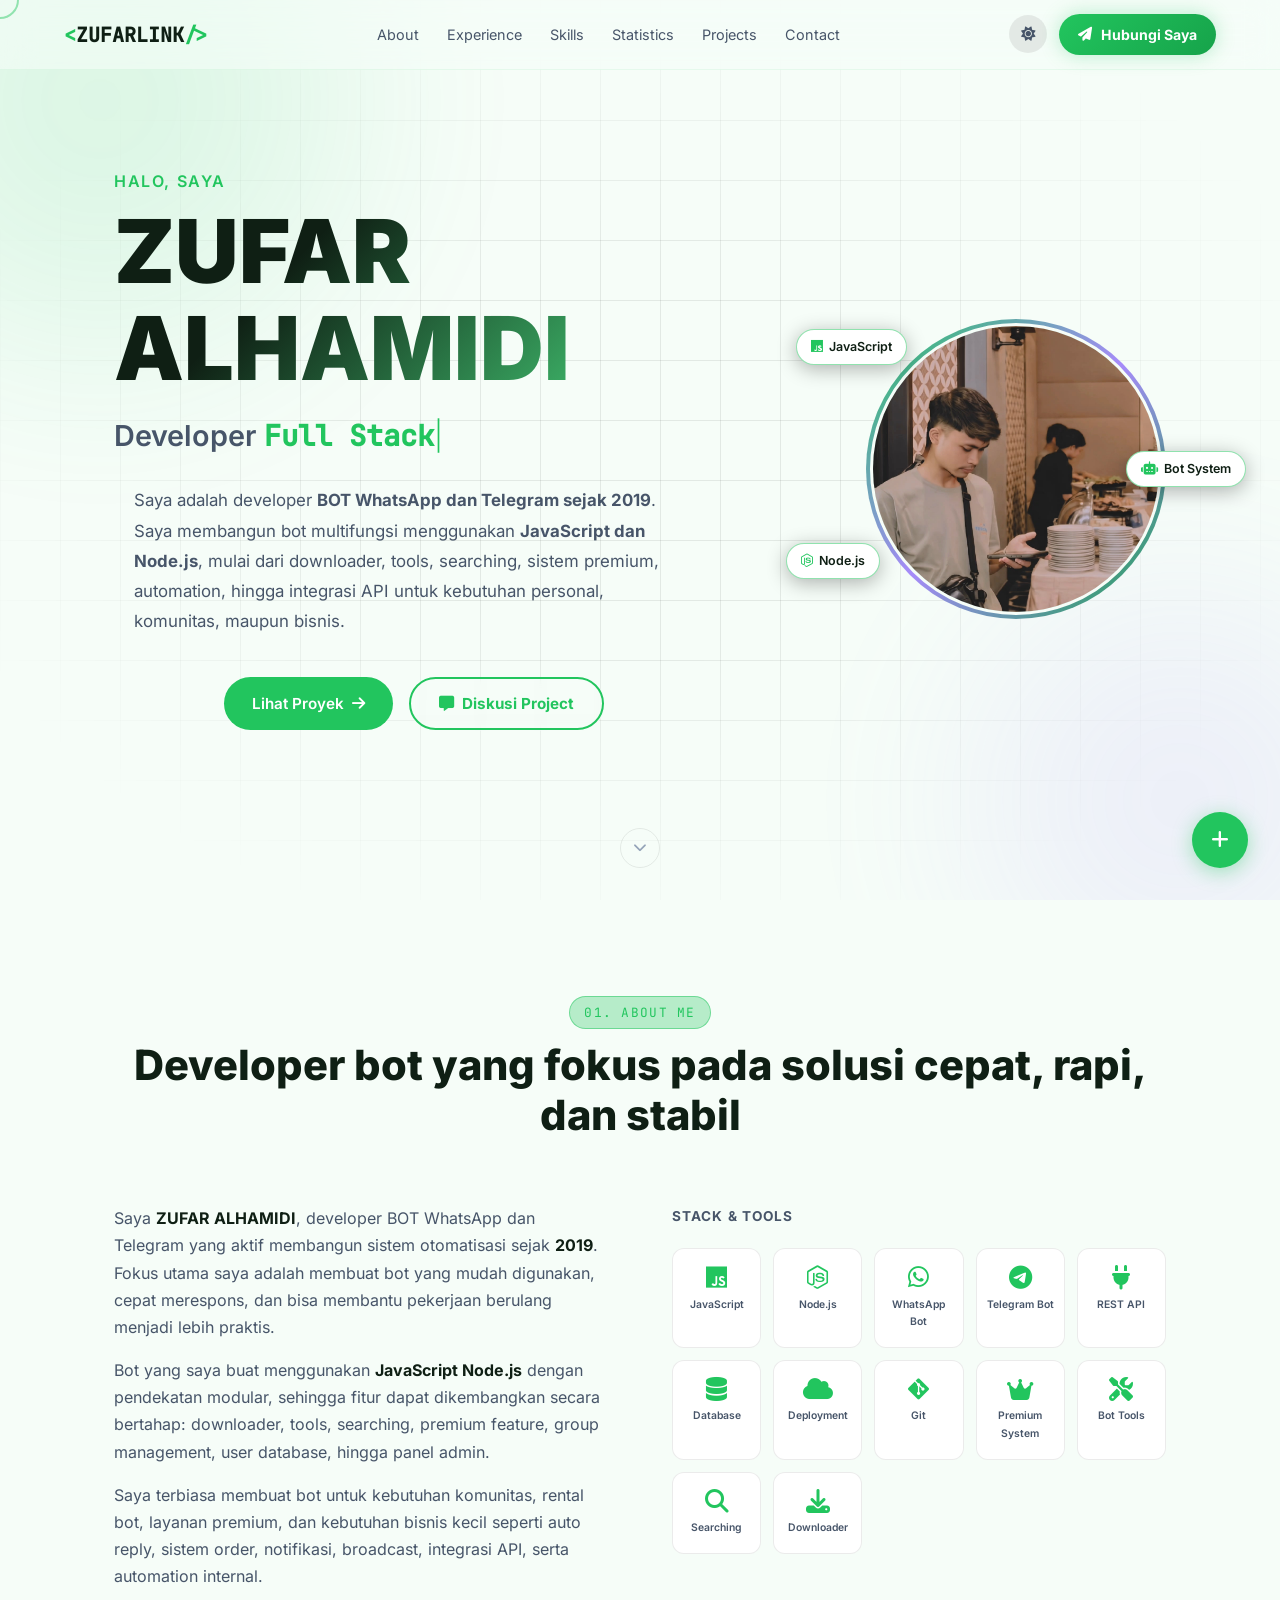
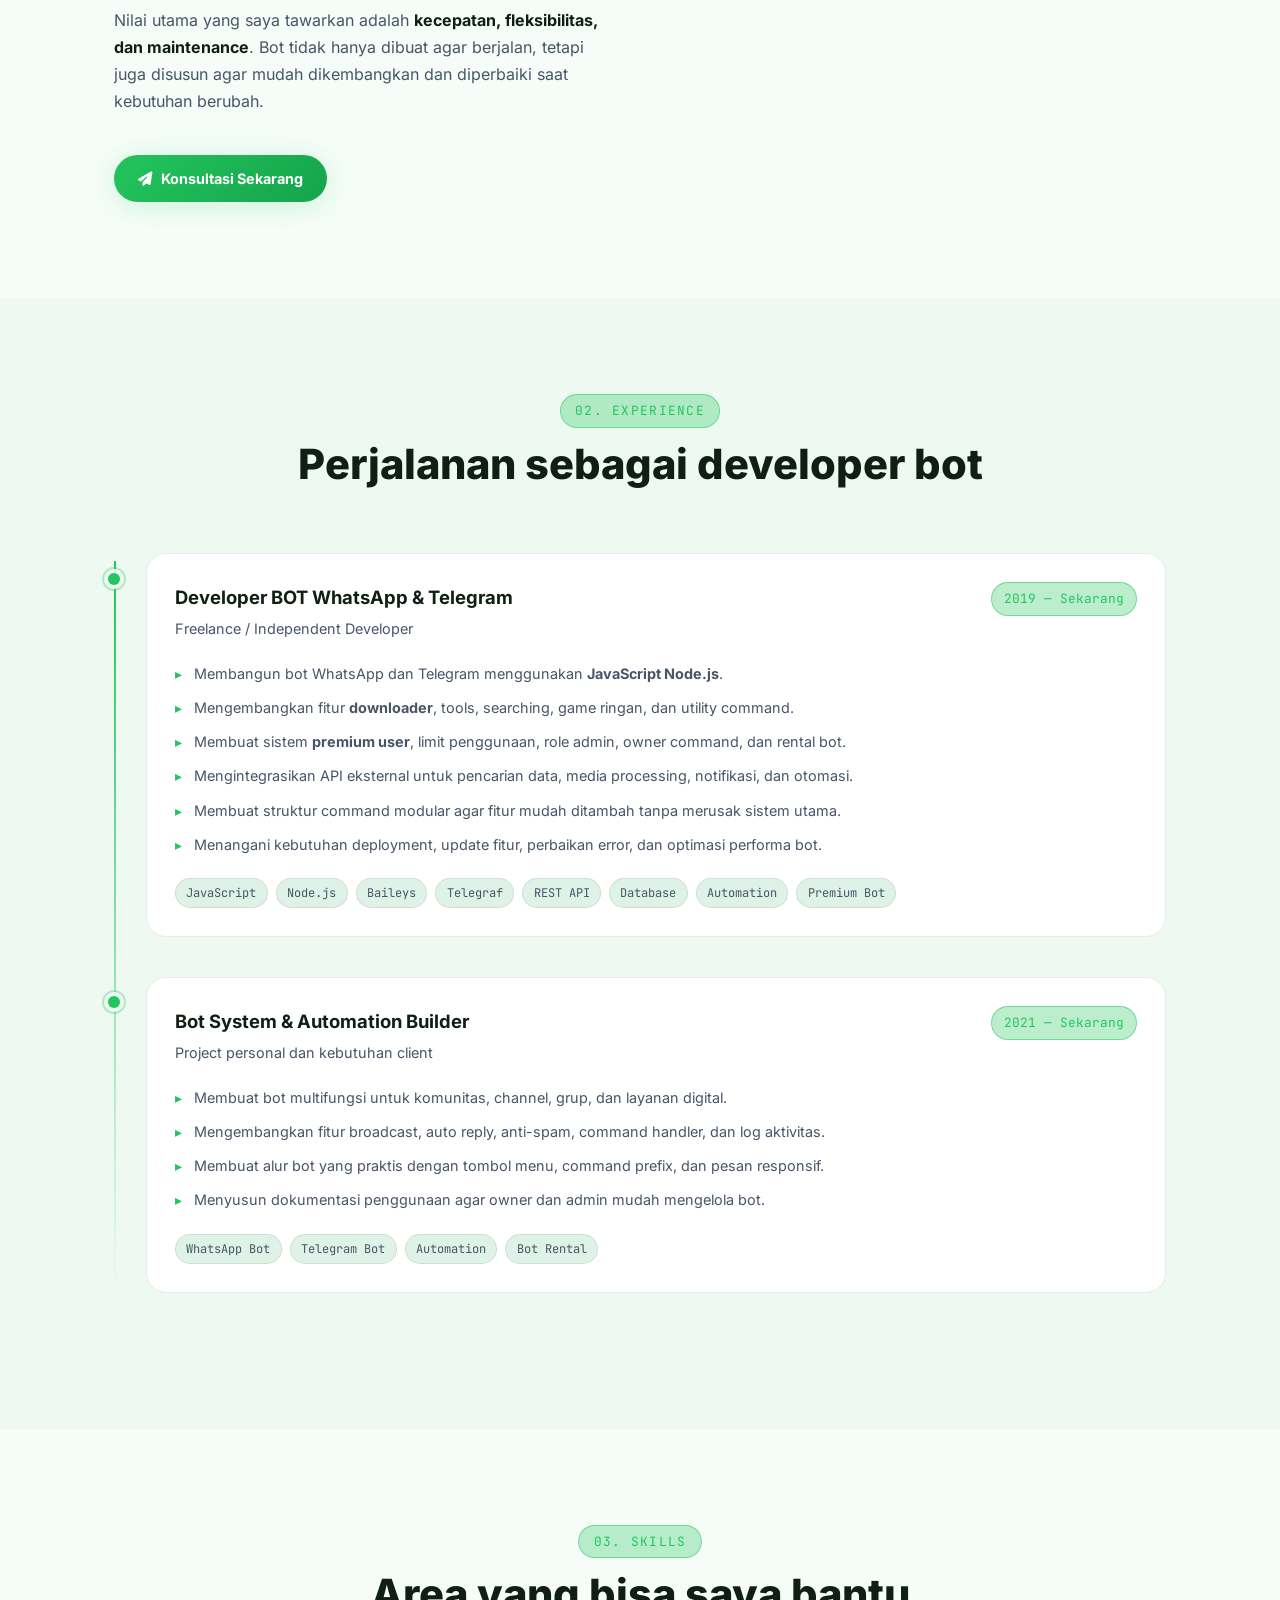
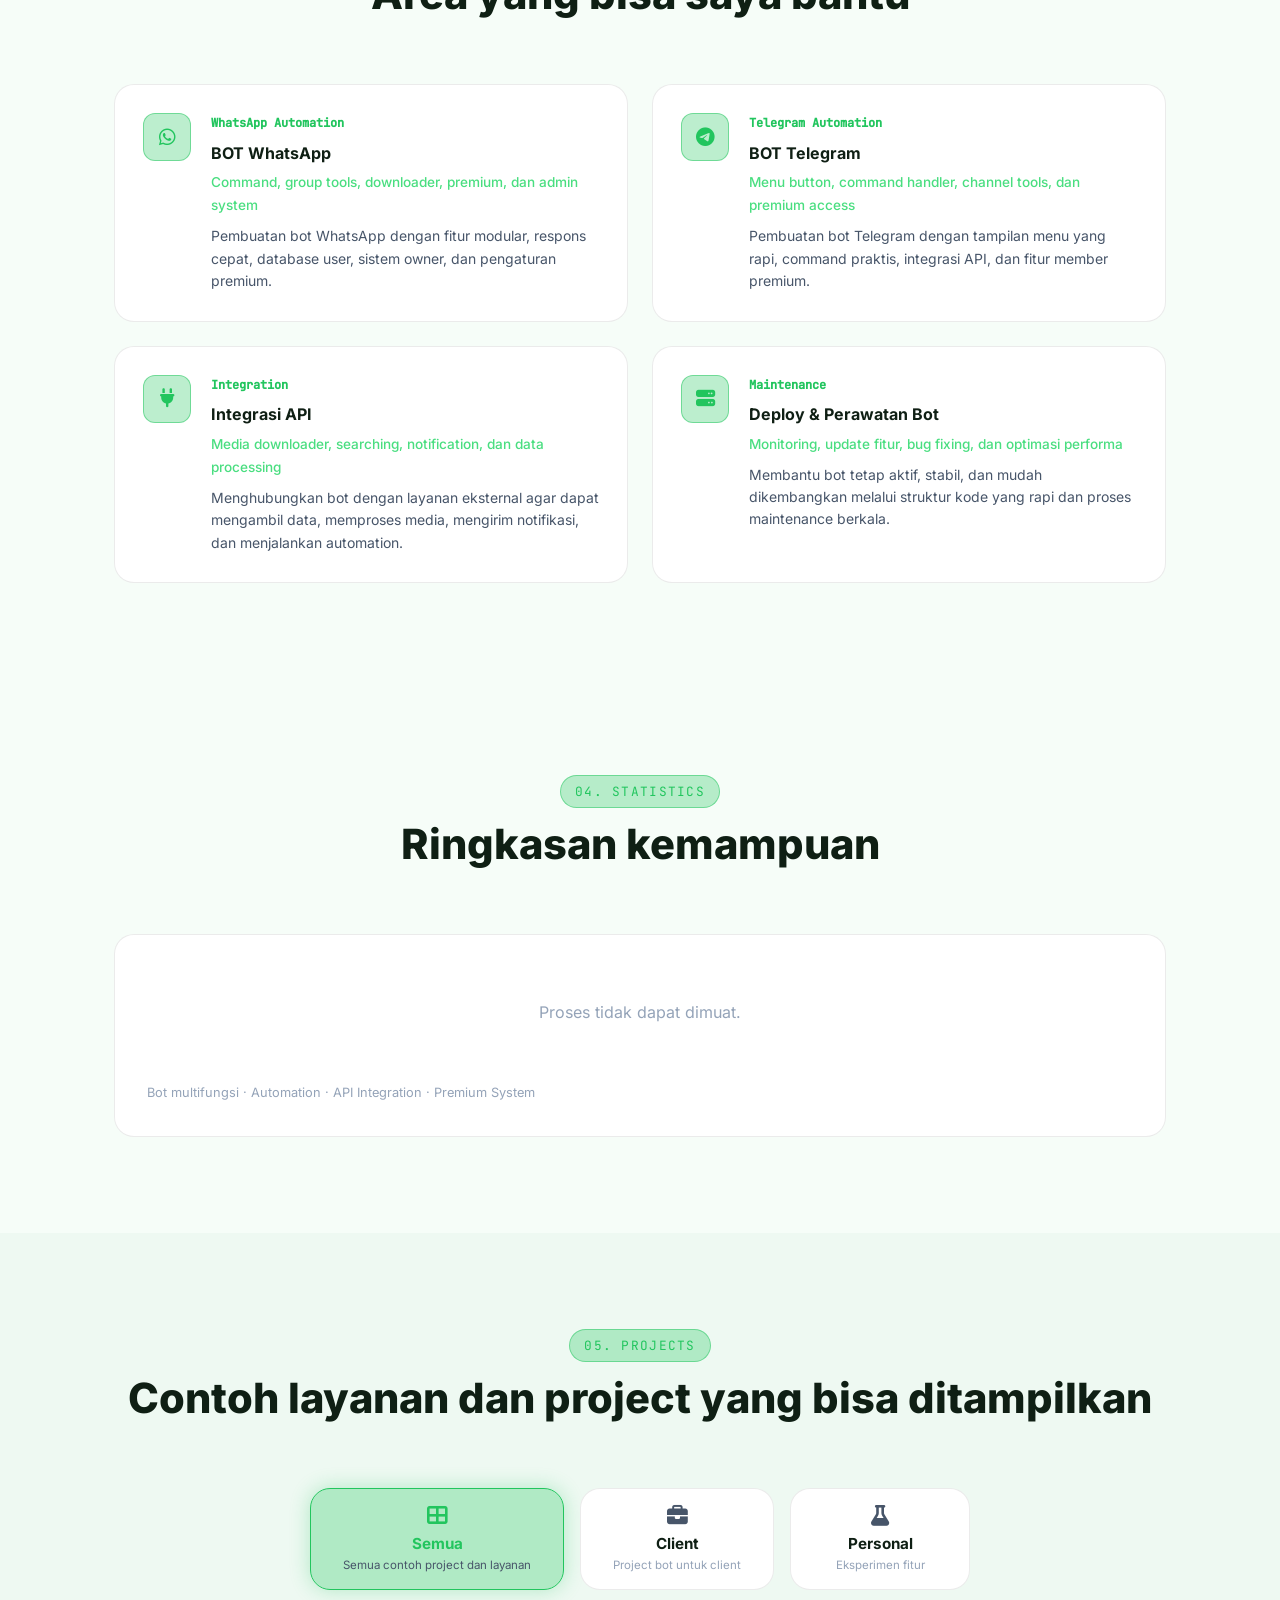
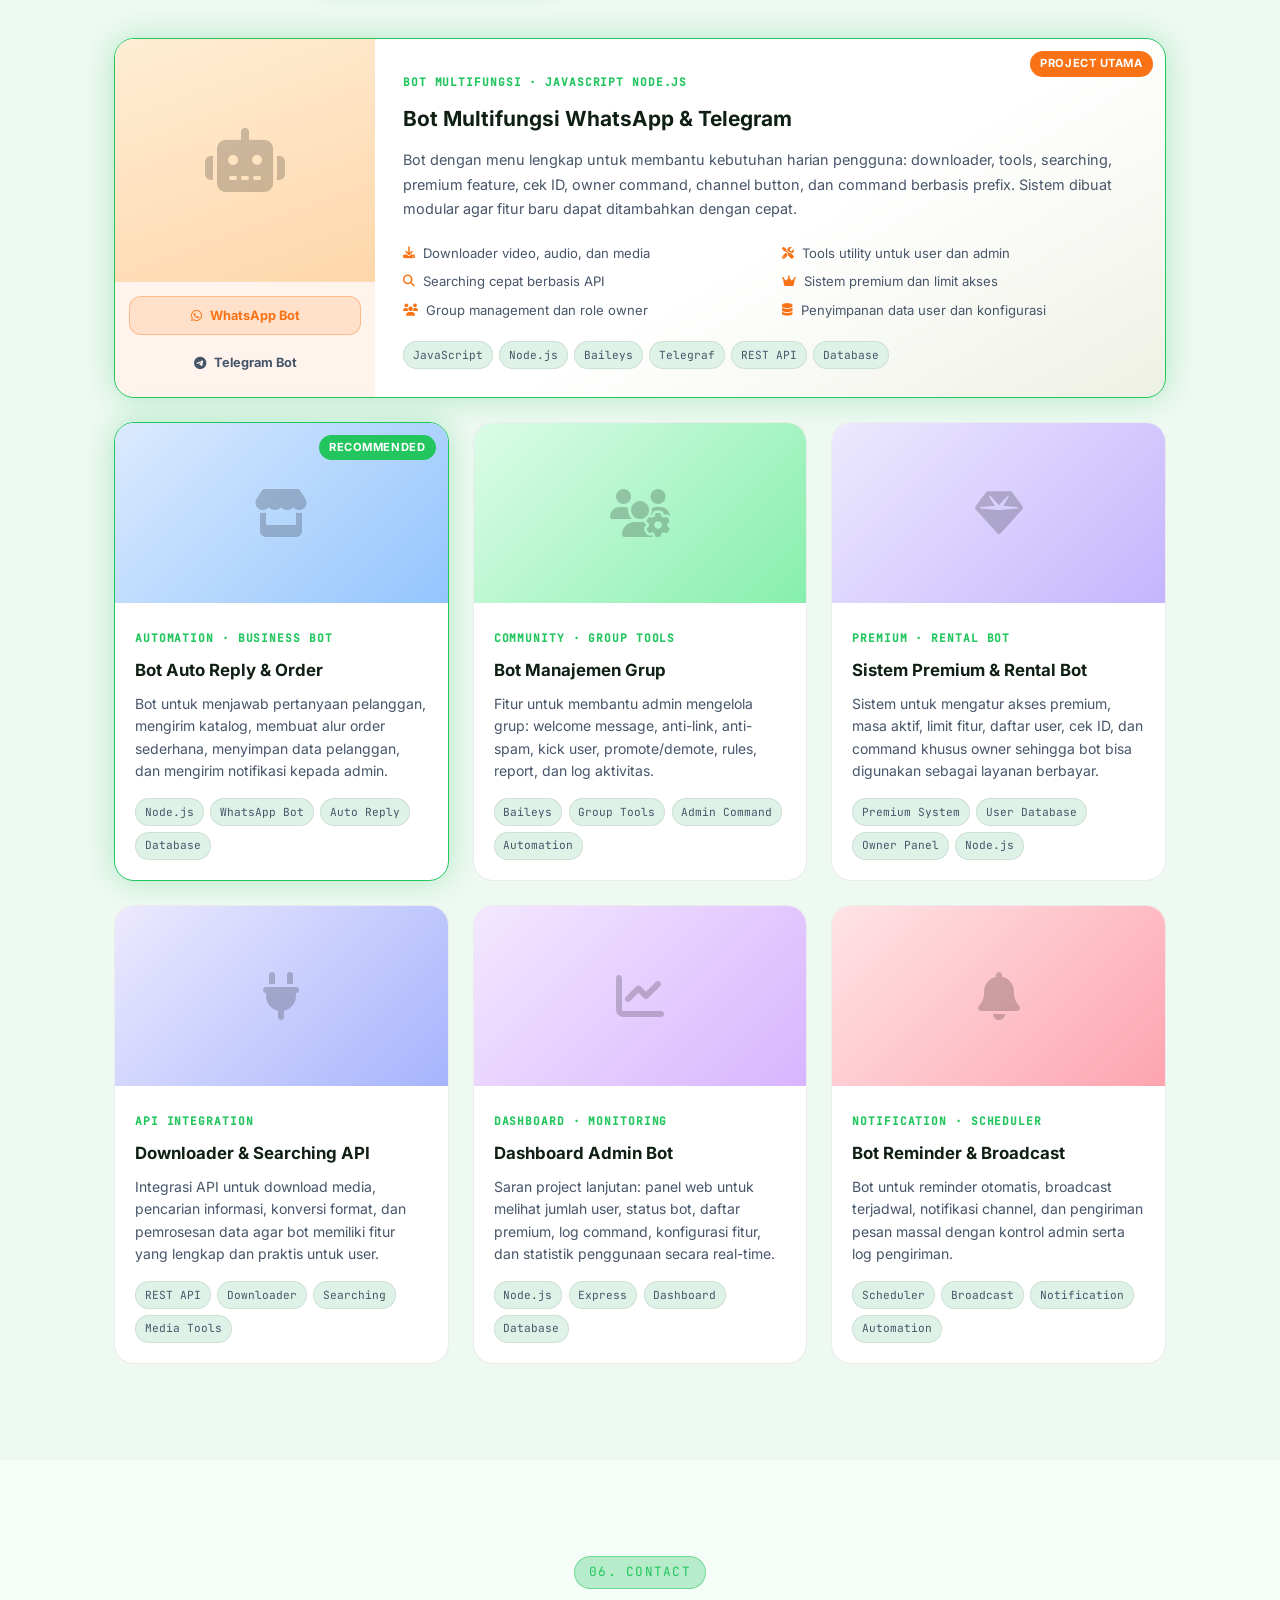
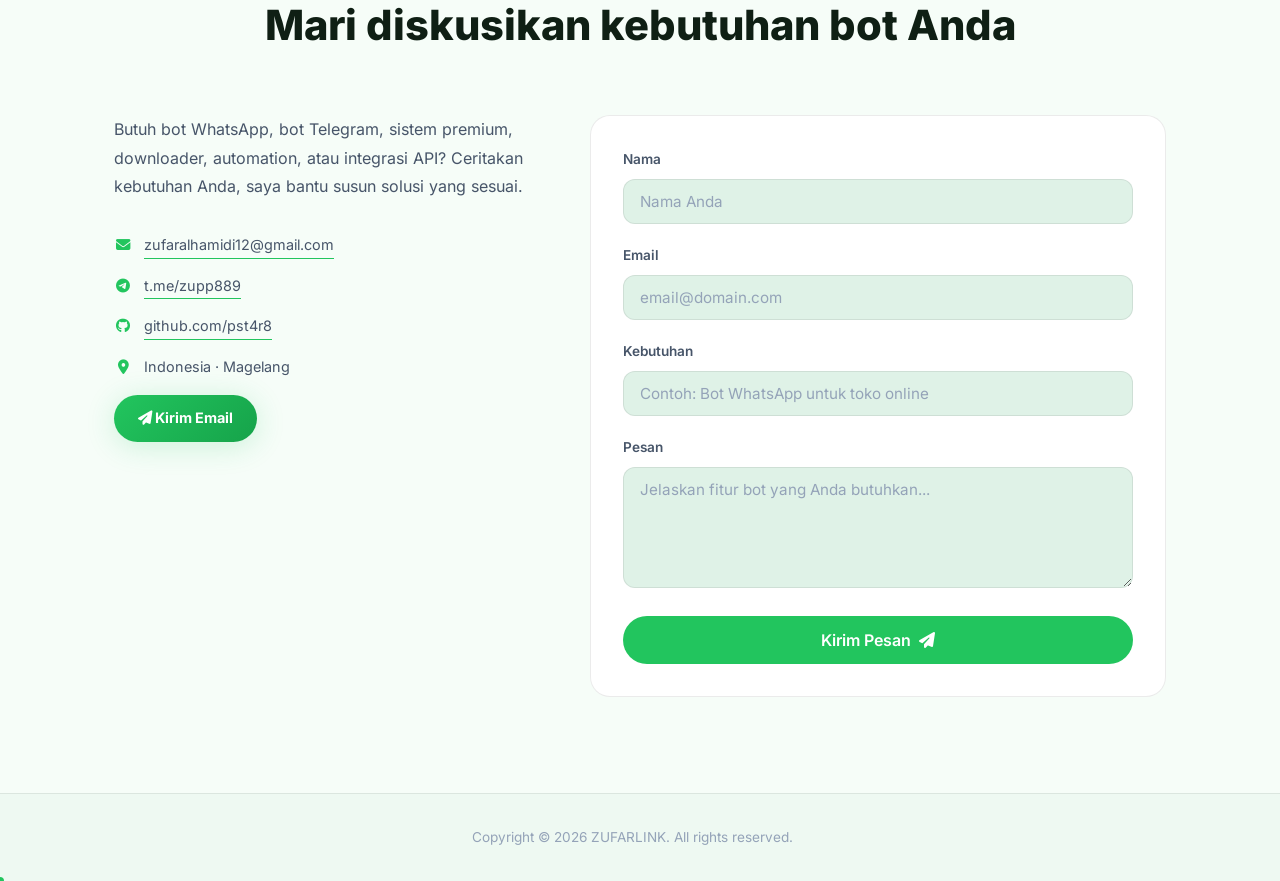
<file: index.html>
<!DOCTYPE html>
<html lang="id" data-theme="dark">
<head>
  <meta charset="UTF-8" />
  <meta name="viewport" content="width=device-width, initial-scale=1.0" />

  <!-- SEO -->
  <title>ZUFARLINK — Developer Bot WhatsApp & Telegram | JavaScript · Node.js</title>
  <meta name="description" content="Portfolio ZUFARLINK, developer BOT WhatsApp dan Telegram sejak 2019. Spesialis pembuatan bot multifungsi, automation, downloader, tools, searching, sistem premium, dan integrasi API menggunakan JavaScript Node.js." />
  <meta name="keywords" content="ZUFARLINK, developer bot, bot WhatsApp, bot Telegram, JavaScript, Node.js, Baileys, Telegraf, automation, API integration, bot multifungsi, WhatsApp bot Indonesia, Telegram bot Indonesia" />
  <meta name="author" content="ZUFAR ALHAMIDI" />
  <meta name="robots" content="index, follow" />
  <meta name="theme-color" content="#8b5cf6" />
  <link rel="canonical" href="https://zufarlink.net/" />

  <!-- Open Graph -->
  <meta property="og:type" content="website" />
  <meta property="og:locale" content="id_ID" />
  <meta property="og:url" content="https://zufarlink.net/" />
  <meta property="og:site_name" content="ZUFARLINK — Portfolio" />
  <meta property="og:title" content="ZUFARLINK — Developer Bot WhatsApp & Telegram" />
  <meta property="og:description" content="Developer BOT WhatsApp dan Telegram sejak 2019. Membuat bot multifungsi, sistem premium, automation, downloader, tools, searching, dan integrasi API dengan JavaScript Node.js." />
  <meta property="og:image" content="logo.png" />
  <meta property="og:image:width" content="1200" />
  <meta property="og:image:height" content="630" />
  <meta property="og:image:alt" content="ZUFARLINK, Developer Bot WhatsApp dan Telegram" />

  <!-- Twitter Card -->
  <meta name="twitter:card" content="summary_large_image" />
  <meta name="twitter:title" content="ZUFARLINK — Developer Bot WhatsApp & Telegram" />
  <meta name="twitter:description" content="Developer bot sejak 2019 dengan JavaScript Node.js untuk WhatsApp dan Telegram." />
  <meta name="twitter:image" content="logo.png" />

  <link rel="icon" type="image/svg+xml" href="favicon.svg" />
  <link rel="apple-touch-icon" href="logo.png" />

  <!-- Structured Data -->
  <script type="application/ld+json">
  {
    "@context": "https://schema.org",
    "@type": "Person",
    "name": "ZUFARLINK",
    "jobTitle": "Developer Bot WhatsApp dan Telegram",
    "description": "Developer BOT WhatsApp dan Telegram sejak 2019. Berfokus pada bot multifungsi, automation, sistem premium, downloader, searching, dan integrasi API menggunakan JavaScript Node.js.",
    "url": "https://zufarlink.net/",
    "email": "zufaralhamidi12@gmail.com",
    "sameAs": [
      "https://github.com/pst4r8",
      "https://t.me/zupp889"
    ],
    "knowsAbout": [
      "JavaScript", "Node.js", "WhatsApp Bot", "Telegram Bot", "Baileys", "Telegraf", "API Integration", "Automation", "Bot Management", "Downloader", "Premium System", "Database", "Web Dashboard"
    ]
  }
  </script>

  <link rel="stylesheet" href="libs/fonts/fonts.css" />
  <link rel="stylesheet" href="libs/fontawesome/css/all.min.css" />
  <link rel="stylesheet" href="libs/bootstrap/tooltip-only.css" />
  <link rel="stylesheet" href="libs/aos/aos.min.css" />
  <link rel="stylesheet" href="style.css" />
</head>
<body>

  <!-- NAVBAR -->
  <nav class="navbar" id="navbar">
    <div class="nav-container">
      <a href="#hero" class="nav-logo">
        <span class="logo-bracket">&lt;</span>ZUFARLINK<span class="logo-bracket">/&gt;</span>
      </a>

      <ul class="nav-links" id="navLinks">
        <li><a href="#sobre-mi">About</a></li>
        <li><a href="#experiencia">Experience</a></li>
        <li><a href="#estudios">Skills</a></li>
        <li><a href="#github">Statistics</a></li>
        <li><a href="#proyectos">Projects</a></li>
        <li><a href="#contacto">Contact</a></li>
      </ul>

      <div class="nav-actions">
        <button class="theme-toggle" id="themeToggle" aria-label="Ubah tema">
          <i class="fas fa-moon" id="themeIcon"></i>
        </button>
        <a href="#contacto" class="btn-cv btn-cv-nav">
          <i class="fas fa-paper-plane"></i>
          <span>Hubungi Saya</span>
        </a>
        <button class="hamburger" id="hamburger" aria-label="Menu">
          <span></span><span></span><span></span>
        </button>
      </div>
    </div>
  </nav>

  <!-- HERO -->
  <section class="hero" id="hero">
    <div class="hero-bg">
      <div class="hero-grid"></div>
      <div class="blob blob-1"></div>
      <div class="blob blob-2"></div>
    </div>
    <div class="hero-layout">
      <div class="hero-content" data-aos="fade-right">
        <p class="hero-greeting">Halo, saya</p>
        <h1 class="hero-name" data-text="ZUFAR ALHAMIDI">ZUFAR ALHAMIDI</h1>
        <div class="hero-role">
          <span>Developer </span>
          <span class="typing-wrapper">
            <span class="typing" id="typing">BOT WhatsApp & Telegram</span>
            <span class="cursor">|</span>
          </span>
        </div>
        <p class="hero-desc">
          Saya adalah developer <strong>BOT WhatsApp dan Telegram sejak 2019</strong>. Saya membangun bot multifungsi menggunakan <strong>JavaScript dan Node.js</strong>, mulai dari downloader, tools, searching, sistem premium, automation, hingga integrasi API untuk kebutuhan personal, komunitas, maupun bisnis.
        </p>
        <div class="hero-actions">
          <a href="#proyectos" class="btn-primary">Lihat Proyek <i class="fas fa-arrow-right"></i></a>
          <a href="#contacto" class="btn-cv btn-cv-hero">
            <i class="fas fa-message"></i> Diskusi Project
          </a>
        </div>
        <!--
        <div class="hero-socials">
          <a href="https://github.com/pst4r8" target="_blank" rel="noopener" aria-label="GitHub">
            <i class="fab fa-github"></i>
          </a>
          <a href="https://t.me/zupp889" target="_blank" rel="noopener" aria-label="Telegram">
            <i class="fab fa-telegram"></i>
          </a>
          <a href="mailto:zufaralhamidi12@gmail.com" aria-label="Email">
            <i class="fas fa-envelope"></i>
          </a>
        </div>
        -->
      </div>

      <div class="hero-photo" data-aos="fade-left" data-aos-delay="200">
        <div class="photo-ring">
          <div class="photo-wrap">
            <img src="profile.jpg" alt="ZUFARLINK" id="heroImg" onerror="this.style.display='none'; document.getElementById('photoPlaceholder').style.display='flex';" />
            <div class="photo-placeholder" id="photoPlaceholder">
              <i class="fas fa-robot"></i>
            </div>
          </div>
        </div>
        <div class="photo-badge photo-badge-1">
          <i class="fab fa-js"></i>
          <span>JavaScript</span>
        </div>
        <div class="photo-badge photo-badge-2">
          <i class="fab fa-node-js"></i>
          <span>Node.js</span>
        </div>
        <div class="photo-badge photo-badge-3">
          <i class="fas fa-robot"></i>
          <span>Bot System</span>
        </div>
      </div>
    </div>
    <div class="hero-scroll" data-aos="fade-up" data-aos-delay="700">
      <a href="#sobre-mi"><i class="fas fa-chevron-down"></i></a>
    </div>
  </section>

  <!-- TENTANG -->
  <section class="section sobre-mi" id="sobre-mi">
    <div class="container">
      <div class="section-header" data-aos="fade-up">
        <span class="section-tag">01. About Me</span>
        <h2>Developer bot yang fokus pada solusi cepat, rapi, dan stabil</h2>
      </div>
      <div class="about-grid">
        <div class="about-text" data-aos="fade-right">
          <p>Saya <strong>ZUFAR ALHAMIDI</strong>, developer BOT WhatsApp dan Telegram yang aktif membangun sistem otomatisasi sejak <strong>2019</strong>. Fokus utama saya adalah membuat bot yang mudah digunakan, cepat merespons, dan bisa membantu pekerjaan berulang menjadi lebih praktis.</p>
          <p>Bot yang saya buat menggunakan <strong>JavaScript Node.js</strong> dengan pendekatan modular, sehingga fitur dapat dikembangkan secara bertahap: downloader, tools, searching, premium feature, group management, user database, hingga panel admin.</p>
          <p>Saya terbiasa membuat bot untuk kebutuhan komunitas, rental bot, layanan premium, dan kebutuhan bisnis kecil seperti auto reply, sistem order, notifikasi, broadcast, integrasi API, serta automation internal.</p>
          <p>Nilai utama yang saya tawarkan adalah <strong>kecepatan, fleksibilitas, dan maintenance</strong>. Bot tidak hanya dibuat agar berjalan, tetapi juga disusun agar mudah dikembangkan dan diperbaiki saat kebutuhan berubah.</p>
          <a href="#contacto" class="btn-cv btn-cv-about">
            <i class="fas fa-paper-plane"></i> Konsultasi Sekarang
          </a>
        </div>
        <div class="about-skills" data-aos="fade-left">
          <h3>Stack & Tools</h3>
          <div class="skills-grid">
            <div class="skill-item"><i class="fab fa-js"></i><span>JavaScript</span></div>
            <div class="skill-item"><i class="fab fa-node-js"></i><span>Node.js</span></div>
            <div class="skill-item"><i class="fab fa-whatsapp"></i><span>WhatsApp Bot</span></div>
            <div class="skill-item"><i class="fab fa-telegram"></i><span>Telegram Bot</span></div>
            <div class="skill-item"><i class="fas fa-plug"></i><span>REST API</span></div>
            <div class="skill-item"><i class="fas fa-database"></i><span>Database</span></div>
            <div class="skill-item"><i class="fas fa-cloud"></i><span>Deployment</span></div>
            <div class="skill-item"><i class="fab fa-git-alt"></i><span>Git</span></div>
            <div class="skill-item"><i class="fas fa-crown"></i><span>Premium System</span></div>
            <div class="skill-item"><i class="fas fa-screwdriver-wrench"></i><span>Bot Tools</span></div>
            <div class="skill-item"><i class="fas fa-magnifying-glass"></i><span>Searching</span></div>
            <div class="skill-item"><i class="fas fa-download"></i><span>Downloader</span></div>
          </div>
        </div>
      </div>
    </div>
  </section>

  <!-- PENGALAMAN -->
  <section class="section experiencia" id="experiencia">
    <div class="container">
      <div class="section-header" data-aos="fade-up">
        <span class="section-tag">02. Experience</span>
        <h2>Perjalanan sebagai developer bot</h2>
      </div>
      <div class="timeline">
        <div class="timeline-item" data-aos="fade-up">
          <div class="timeline-dot"></div>
          <div class="timeline-card">
            <div class="timeline-header">
              <div>
                <h3>Developer BOT WhatsApp & Telegram</h3>
                <p class="company">Freelance / Independent Developer</p>
              </div>
              <span class="timeline-date">2019 — Sekarang</span>
            </div>
            <ul class="timeline-list">
              <li>Membangun bot WhatsApp dan Telegram menggunakan <strong>JavaScript Node.js</strong>.</li>
              <li>Mengembangkan fitur <strong>downloader</strong>, tools, searching, game ringan, dan utility command.</li>
              <li>Membuat sistem <strong>premium user</strong>, limit penggunaan, role admin, owner command, dan rental bot.</li>
              <li>Mengintegrasikan API eksternal untuk pencarian data, media processing, notifikasi, dan otomasi.</li>
              <li>Membuat struktur command modular agar fitur mudah ditambah tanpa merusak sistem utama.</li>
              <li>Menangani kebutuhan deployment, update fitur, perbaikan error, dan optimasi performa bot.</li>
            </ul>
            <div class="timeline-tags">
              <span>JavaScript</span><span>Node.js</span><span>Baileys</span><span>Telegraf</span>
              <span>REST API</span><span>Database</span><span>Automation</span><span>Premium Bot</span>
            </div>
          </div>
        </div>

        <div class="timeline-item" data-aos="fade-up" data-aos-delay="100">
          <div class="timeline-dot"></div>
          <div class="timeline-card">
            <div class="timeline-header">
              <div>
                <h3>Bot System & Automation Builder</h3>
                <p class="company">Project personal dan kebutuhan client</p>
              </div>
              <span class="timeline-date">2021 — Sekarang</span>
            </div>
            <ul class="timeline-list">
              <li>Membuat bot multifungsi untuk komunitas, channel, grup, dan layanan digital.</li>
              <li>Mengembangkan fitur broadcast, auto reply, anti-spam, command handler, dan log aktivitas.</li>
              <li>Membuat alur bot yang praktis dengan tombol menu, command prefix, dan pesan responsif.</li>
              <li>Menyusun dokumentasi penggunaan agar owner dan admin mudah mengelola bot.</li>
            </ul>
            <div class="timeline-tags">
              <span>WhatsApp Bot</span><span>Telegram Bot</span><span>Automation</span><span>Bot Rental</span>
            </div>
          </div>
        </div>
      </div>
    </div>
  </section>

  <!-- KEAHLIAN -->
  <section class="section estudios" id="estudios">
    <div class="container">
      <div class="section-header" data-aos="fade-up">
        <span class="section-tag">03. Skills</span>
        <h2>Area yang bisa saya bantu</h2>
      </div>
      <div class="edu-grid">
        <div class="edu-card" data-aos="fade-up">
          <div class="edu-icon"><i class="fab fa-whatsapp"></i></div>
          <div class="edu-content">
            <span class="edu-date">WhatsApp Automation</span>
            <h3>BOT WhatsApp</h3>
            <p class="edu-place">Command, group tools, downloader, premium, dan admin system</p>
            <p class="edu-desc">Pembuatan bot WhatsApp dengan fitur modular, respons cepat, database user, sistem owner, dan pengaturan premium.</p>
          </div>
        </div>

        <div class="edu-card" data-aos="fade-up" data-aos-delay="100">
          <div class="edu-icon"><i class="fab fa-telegram"></i></div>
          <div class="edu-content">
            <span class="edu-date">Telegram Automation</span>
            <h3>BOT Telegram</h3>
            <p class="edu-place">Menu button, command handler, channel tools, dan premium access</p>
            <p class="edu-desc">Pembuatan bot Telegram dengan tampilan menu yang rapi, command praktis, integrasi API, dan fitur member premium.</p>
          </div>
        </div>

        <div class="edu-card" data-aos="fade-up" data-aos-delay="200">
          <div class="edu-icon"><i class="fas fa-plug"></i></div>
          <div class="edu-content">
            <span class="edu-date">Integration</span>
            <h3>Integrasi API</h3>
            <p class="edu-place">Media downloader, searching, notification, dan data processing</p>
            <p class="edu-desc">Menghubungkan bot dengan layanan eksternal agar dapat mengambil data, memproses media, mengirim notifikasi, dan menjalankan automation.</p>
          </div>
        </div>

        <div class="edu-card" data-aos="fade-up" data-aos-delay="300">
          <div class="edu-icon"><i class="fas fa-server"></i></div>
          <div class="edu-content">
            <span class="edu-date">Maintenance</span>
            <h3>Deploy & Perawatan Bot</h3>
            <p class="edu-place">Monitoring, update fitur, bug fixing, dan optimasi performa</p>
            <p class="edu-desc">Membantu bot tetap aktif, stabil, dan mudah dikembangkan melalui struktur kode yang rapi dan proses maintenance berkala.</p>
          </div>
        </div>
      </div>
    </div>
  </section>

  <!-- STATISTIK -->
  <section class="section github-activity" id="github">
    <div class="container">
      <div class="section-header" data-aos="fade-up">
        <span class="section-tag">04. Statistics</span>
        <h2>Ringkasan kemampuan</h2>
      </div>
      <div class="github-graph-wrapper" data-aos="fade-up">
        <div id="githubGraph" class="github-graph">
          <p class="github-loading"><i class="fas fa-robot"></i> 2019+ pengalaman membuat bot WhatsApp dan Telegram dengan JavaScript Node.js.</p>
        </div>
        <div class="github-total" id="githubTotal">Bot multifungsi · Automation · API Integration · Premium System</div>
      </div>
    </div>
  </section>

  <!-- PROYEK -->
  <section class="section proyectos" id="proyectos">
    <div class="container">
      <div class="section-header" data-aos="fade-up">
        <span class="section-tag">05. Projects</span>
        <h2>Contoh layanan dan project yang bisa ditampilkan</h2>
      </div>

      <div class="origin-filter" data-aos="fade-up">
        <div class="origin-btns">
          <button class="origin-btn active" data-origin="all" data-sub="Semua contoh project dan layanan">
            <i class="fas fa-table-cells-large"></i>
            <span class="origin-btn-title">Semua</span>
            <span class="origin-btn-sub">Semua contoh project dan layanan</span>
          </button>
          <button class="origin-btn" data-origin="work" data-sub="Project bot untuk kebutuhan client, komunitas, dan bisnis">
            <i class="fas fa-briefcase"></i>
            <span class="origin-btn-title">Client</span>
            <span class="origin-btn-sub">Project bot untuk client</span>
          </button>
          <button class="origin-btn" data-origin="personal" data-sub="Eksperimen fitur dan pengembangan sistem pribadi">
            <i class="fas fa-flask"></i>
            <span class="origin-btn-title">Personal</span>
            <span class="origin-btn-sub">Eksperimen fitur</span>
          </button>
        </div>
        <p class="filter-hint" id="filterHint">Semua contoh project dan layanan</p>
      </div>

      <div class="projects-grid" id="projectsGrid">
        <div class="project-card project-ticado featured col-span-3-md" data-category="bot" data-origin="work" data-aos="fade-up">
          <div class="featured-badge">Project Utama</div>
          <div class="ticado-inner">
            <div class="ticado-img">
              <div class="project-placeholder p-ticado"><i class="fas fa-robot"></i></div>
              <div class="ticado-stores">
                <div class="store-badge store-info"><i class="fab fa-whatsapp"></i> WhatsApp Bot</div>
                <div class="store-badge store-info store-apple"><i class="fab fa-telegram"></i> Telegram Bot</div>
              </div>
            </div>
            <div class="ticado-body">
              <span class="project-category">Bot Multifungsi · JavaScript Node.js</span>
              <h3>Bot Multifungsi WhatsApp & Telegram</h3>
              <p>Bot dengan menu lengkap untuk membantu kebutuhan harian pengguna: downloader, tools, searching, premium feature, cek ID, owner command, channel button, dan command berbasis prefix. Sistem dibuat modular agar fitur baru dapat ditambahkan dengan cepat.</p>
              <div class="ticado-features">
                <div class="tf-item"><i class="fas fa-download"></i> Downloader video, audio, dan media</div>
                <div class="tf-item"><i class="fas fa-screwdriver-wrench"></i> Tools utility untuk user dan admin</div>
                <div class="tf-item"><i class="fas fa-magnifying-glass"></i> Searching cepat berbasis API</div>
                <div class="tf-item"><i class="fas fa-crown"></i> Sistem premium dan limit akses</div>
                <div class="tf-item"><i class="fas fa-users"></i> Group management dan role owner</div>
                <div class="tf-item"><i class="fas fa-database"></i> Penyimpanan data user dan konfigurasi</div>
              </div>
              <div class="project-tech">
                <span>JavaScript</span><span>Node.js</span><span>Baileys</span><span>Telegraf</span><span>REST API</span><span>Database</span>
              </div>
            </div>
          </div>
        </div>

        <div class="project-card project-work featured" data-category="bot" data-origin="work" data-aos="fade-up">
          <div class="featured-badge">Recommended</div>
          <div class="project-img">
            <div class="project-placeholder p1"><i class="fas fa-store"></i></div>
          </div>
          <div class="project-body">
            <span class="project-category">Automation · Business Bot</span>
            <h3>Bot Auto Reply & Order</h3>
            <p>Bot untuk menjawab pertanyaan pelanggan, mengirim katalog, membuat alur order sederhana, menyimpan data pelanggan, dan mengirim notifikasi kepada admin.</p>
            <div class="project-tech"><span>Node.js</span><span>WhatsApp Bot</span><span>Auto Reply</span><span>Database</span></div>
          </div>
        </div>

        <div class="project-card project-work" data-category="bot" data-origin="work" data-aos="fade-up" data-aos-delay="50">
          <div class="project-img"><div class="project-placeholder p3"><i class="fas fa-users-gear"></i></div></div>
          <div class="project-body">
            <span class="project-category">Community · Group Tools</span>
            <h3>Bot Manajemen Grup</h3>
            <p>Fitur untuk membantu admin mengelola grup: welcome message, anti-link, anti-spam, kick user, promote/demote, rules, report, dan log aktivitas.</p>
            <div class="project-tech"><span>Baileys</span><span>Group Tools</span><span>Admin Command</span><span>Automation</span></div>
          </div>
        </div>

        <div class="project-card project-work" data-category="bot" data-origin="work" data-aos="fade-up" data-aos-delay="100">
          <div class="project-img"><div class="project-placeholder p2"><i class="fas fa-gem"></i></div></div>
          <div class="project-body">
            <span class="project-category">Premium · Rental Bot</span>
            <h3>Sistem Premium & Rental Bot</h3>
            <p>Sistem untuk mengatur akses premium, masa aktif, limit fitur, daftar user, cek ID, dan command khusus owner sehingga bot bisa digunakan sebagai layanan berbayar.</p>
            <div class="project-tech"><span>Premium System</span><span>User Database</span><span>Owner Panel</span><span>Node.js</span></div>
          </div>
        </div>

        <div class="project-card project-work" data-category="api" data-origin="work" data-aos="fade-up" data-aos-delay="150">
          <div class="project-img"><div class="project-placeholder p2b"><i class="fas fa-plug"></i></div></div>
          <div class="project-body">
            <span class="project-category">API Integration</span>
            <h3>Downloader & Searching API</h3>
            <p>Integrasi API untuk download media, pencarian informasi, konversi format, dan pemrosesan data agar bot memiliki fitur yang lengkap dan praktis untuk user.</p>
            <div class="project-tech"><span>REST API</span><span>Downloader</span><span>Searching</span><span>Media Tools</span></div>
          </div>
        </div>

        <div class="project-card project-work" data-category="dashboard" data-origin="personal" data-aos="fade-up" data-aos-delay="200">
          <div class="project-img"><div class="project-placeholder p4"><i class="fas fa-chart-line"></i></div></div>
          <div class="project-body">
            <span class="project-category">Dashboard · Monitoring</span>
            <h3>Dashboard Admin Bot</h3>
            <p>Saran project lanjutan: panel web untuk melihat jumlah user, status bot, daftar premium, log command, konfigurasi fitur, dan statistik penggunaan secara real-time.</p>
            <div class="project-tech"><span>Node.js</span><span>Express</span><span>Dashboard</span><span>Database</span></div>
          </div>
        </div>

        <div class="project-card project-work" data-category="automation" data-origin="personal" data-aos="fade-up" data-aos-delay="250">
          <div class="project-img"><div class="project-placeholder p5"><i class="fas fa-bell"></i></div></div>
          <div class="project-body">
            <span class="project-category">Notification · Scheduler</span>
            <h3>Bot Reminder & Broadcast</h3>
            <p>Bot untuk reminder otomatis, broadcast terjadwal, notifikasi channel, dan pengiriman pesan massal dengan kontrol admin serta log pengiriman.</p>
            <div class="project-tech"><span>Scheduler</span><span>Broadcast</span><span>Notification</span><span>Automation</span></div>
          </div>
        </div>
      </div>
    </div>
  </section>

  <!-- SARAN WEBSITE -->
	<!--
  <section class="cta-section" data-aos="fade-up">
    <div class="cta-blob"></div>
    <div class="container cta-content">
      <h2>Saran agar portfolio terlihat lebih profesional</h2>
      <p>Tambahkan demo bot, screenshot menu, testimoni client, daftar paket layanan, dokumentasi fitur, dan tombol kontak langsung ke WhatsApp atau Telegram agar pengunjung lebih cepat percaya dan mudah menghubungi Anda.</p>
      <div class="cta-actions">
        <a href="#proyectos" class="btn-cv btn-cv-cta"><i class="fas fa-layer-group"></i> Lihat Ide Konten</a>
        <a href="#contacto" class="btn-outline">Hubungi Saya <i class="fas fa-arrow-right"></i></a>
      </div>
    </div>
  </section>
	-->

  <!-- KONTAK -->
  <section class="section contacto" id="contacto">
    <div class="container">
      <div class="section-header" data-aos="fade-up">
        <span class="section-tag">06. Contact</span>
        <h2>Mari diskusikan kebutuhan bot Anda</h2>
      </div>
      <div class="contact-grid">
        <div class="contact-info" data-aos="fade-right">
          <p>Butuh bot WhatsApp, bot Telegram, sistem premium, downloader, automation, atau integrasi API? Ceritakan kebutuhan Anda, saya bantu susun solusi yang sesuai.</p>
          <div class="contact-items">
            <div class="contact-item">
              <i class="fas fa-envelope"></i>
              <a href="mailto:zufaralhamidi12@gmail.com">zufaralhamidi12@gmail.com</a>
            </div>
            <div class="contact-item">
              <i class="fab fa-telegram"></i>
              <a href="https://t.me/zupp889" target="_blank" rel="noopener">t.me/zupp889</a>
            </div>
            <div class="contact-item">
              <i class="fab fa-github"></i>
              <a href="https://github.com/pst4r8" target="_blank" rel="noopener">github.com/pst4r8</a>
            </div>
            <div class="contact-item">
              <i class="fas fa-location-dot"></i>
              <span>Indonesia · Magelang</span>
            </div>
          </div>
          <a href="mailto:zufaralhamidi12@gmail.com" class="btn-cv btn-cv-contact">
            <i class="fas fa-paper-plane"></i> Kirim Email
          </a>
        </div>
        <form class="contact-form" data-aos="fade-left" id="contactForm">
          <div class="form-group">
            <label for="nombre">Nama</label>
            <input type="text" id="nombre" name="nombre" placeholder="Nama Anda" required />
          </div>
          <div class="form-group">
            <label for="email">Email</label>
            <input type="email" id="email" name="email" placeholder="email@domain.com" required />
          </div>
          <div class="form-group">
            <label for="asunto">Kebutuhan</label>
            <input type="text" id="asunto" name="asunto" placeholder="Contoh: Bot WhatsApp untuk toko online" />
          </div>
          <div class="form-group">
            <label for="mensaje">Pesan</label>
            <textarea id="mensaje" name="mensaje" rows="5" placeholder="Jelaskan fitur bot yang Anda butuhkan..." required></textarea>
          </div>
          <button type="submit" class="btn-primary btn-submit">
            <span>Kirim Pesan</span>
            <i class="fas fa-paper-plane"></i>
          </button>
          <div class="form-success" id="formSuccess">
            <i class="fas fa-circle-check"></i> Pesan berhasil dibuat. Saya akan membalas secepatnya.
          </div>
        </form>
      </div>
    </div>
  </section>

  <!-- FOOTER -->
  <footer class="footer">
    <div class="container footer-content">
			<!--
      <a href="#hero" class="footer-logo">
        <span class="logo-bracket">&lt;</span>ZUFARLINK<span class="logo-bracket">/&gt;</span>
      </a>
			-->
      <p class="footer-copy container">Copyright &copy; <script>document.write(new Date().getFullYear())</script> ZUFARLINK. All rights reserved.</p>
      <div class="footer-socials">
        <!--
        <a href="https://github.com/pst4r8" target="_blank" rel="noopener" aria-label="GitHub"><i class="fab fa-github"></i></a>
        <a href="https://t.me/zupp889" target="_blank" rel="noopener" aria-label="Telegram"><i class="fab fa-telegram"></i></a>
        <a href="mailto:zufaralhamidi12@gmail.com" aria-label="Email"><i class="fas fa-envelope"></i></a>
        -->
      </div>
    </div>
  </footer>

  <div id="cursor-dot"></div>
  <div id="cursor-ring"></div>

  <!-- FAB Speed Dial -->
  <div class="fab-container" id="fabContainer">
    <div class="fab-options">
      <a href="mailto:zufaralhamidi12@gmail.com" class="fab-option" data-label="Email">
        <i class="fas fa-envelope"></i>
      </a>
      <a href="https://t.me/zupp889" target="_blank" rel="noopener" class="fab-option" data-label="Telegram">
        <i class="fab fa-telegram"></i>
      </a>
      <a href="#proyectos" class="fab-option" data-label="Lihat Proyek">
        <i class="fas fa-layer-group"></i>
      </a>
    </div>
    <button class="fab-main" id="fabMain" aria-label="Kontak cepat">
      <i class="fas fa-plus" id="fabIcon"></i>
    </button>
  </div>

  <script src="libs/bootstrap/bootstrap.bundle.min.js"></script>
  <script src="libs/aos/aos.min.js"></script>
  <script src="libs/sweetalert2/sweetalert2.all.min.js"></script>
  <script src="script.js"></script>
</body>
</html>
</file>
<file: libs/fonts/fonts.css>
/* cyrillic-ext */
@font-face {
  font-family: 'Inter';
  font-style: normal;
  font-weight: 300;
  font-display: swap;
  src: url(./UcC73FwrK3iLTeHuS_nVMrMxCp50SjIa2JL7SUc.woff2) format('woff2');
  unicode-range: U+0460-052F, U+1C80-1C8A, U+20B4, U+2DE0-2DFF, U+A640-A69F, U+FE2E-FE2F;
}
/* cyrillic */
@font-face {
  font-family: 'Inter';
  font-style: normal;
  font-weight: 300;
  font-display: swap;
  src: url(./UcC73FwrK3iLTeHuS_nVMrMxCp50SjIa0ZL7SUc.woff2) format('woff2');
  unicode-range: U+0301, U+0400-045F, U+0490-0491, U+04B0-04B1, U+2116;
}
/* greek-ext */
@font-face {
  font-family: 'Inter';
  font-style: normal;
  font-weight: 300;
  font-display: swap;
  src: url(./UcC73FwrK3iLTeHuS_nVMrMxCp50SjIa2ZL7SUc.woff2) format('woff2');
  unicode-range: U+1F00-1FFF;
}
/* greek */
@font-face {
  font-family: 'Inter';
  font-style: normal;
  font-weight: 300;
  font-display: swap;
  src: url(./UcC73FwrK3iLTeHuS_nVMrMxCp50SjIa1pL7SUc.woff2) format('woff2');
  unicode-range: U+0370-0377, U+037A-037F, U+0384-038A, U+038C, U+038E-03A1, U+03A3-03FF;
}
/* vietnamese */
@font-face {
  font-family: 'Inter';
  font-style: normal;
  font-weight: 300;
  font-display: swap;
  src: url(./UcC73FwrK3iLTeHuS_nVMrMxCp50SjIa2pL7SUc.woff2) format('woff2');
  unicode-range: U+0102-0103, U+0110-0111, U+0128-0129, U+0168-0169, U+01A0-01A1, U+01AF-01B0, U+0300-0301, U+0303-0304, U+0308-0309, U+0323, U+0329, U+1EA0-1EF9, U+20AB;
}
/* latin-ext */
@font-face {
  font-family: 'Inter';
  font-style: normal;
  font-weight: 300;
  font-display: swap;
  src: url(./UcC73FwrK3iLTeHuS_nVMrMxCp50SjIa25L7SUc.woff2) format('woff2');
  unicode-range: U+0100-02BA, U+02BD-02C5, U+02C7-02CC, U+02CE-02D7, U+02DD-02FF, U+0304, U+0308, U+0329, U+1D00-1DBF, U+1E00-1E9F, U+1EF2-1EFF, U+2020, U+20A0-20AB, U+20AD-20C0, U+2113, U+2C60-2C7F, U+A720-A7FF;
}
/* latin */
@font-face {
  font-family: 'Inter';
  font-style: normal;
  font-weight: 300;
  font-display: swap;
  src: url(./UcC73FwrK3iLTeHuS_nVMrMxCp50SjIa1ZL7.woff2) format('woff2');
  unicode-range: U+0000-00FF, U+0131, U+0152-0153, U+02BB-02BC, U+02C6, U+02DA, U+02DC, U+0304, U+0308, U+0329, U+2000-206F, U+20AC, U+2122, U+2191, U+2193, U+2212, U+2215, U+FEFF, U+FFFD;
}
/* cyrillic-ext */
@font-face {
  font-family: 'Inter';
  font-style: normal;
  font-weight: 400;
  font-display: swap;
  src: url(./UcC73FwrK3iLTeHuS_nVMrMxCp50SjIa2JL7SUc.woff2) format('woff2');
  unicode-range: U+0460-052F, U+1C80-1C8A, U+20B4, U+2DE0-2DFF, U+A640-A69F, U+FE2E-FE2F;
}
/* cyrillic */
@font-face {
  font-family: 'Inter';
  font-style: normal;
  font-weight: 400;
  font-display: swap;
  src: url(./UcC73FwrK3iLTeHuS_nVMrMxCp50SjIa0ZL7SUc.woff2) format('woff2');
  unicode-range: U+0301, U+0400-045F, U+0490-0491, U+04B0-04B1, U+2116;
}
/* greek-ext */
@font-face {
  font-family: 'Inter';
  font-style: normal;
  font-weight: 400;
  font-display: swap;
  src: url(./UcC73FwrK3iLTeHuS_nVMrMxCp50SjIa2ZL7SUc.woff2) format('woff2');
  unicode-range: U+1F00-1FFF;
}
/* greek */
@font-face {
  font-family: 'Inter';
  font-style: normal;
  font-weight: 400;
  font-display: swap;
  src: url(./UcC73FwrK3iLTeHuS_nVMrMxCp50SjIa1pL7SUc.woff2) format('woff2');
  unicode-range: U+0370-0377, U+037A-037F, U+0384-038A, U+038C, U+038E-03A1, U+03A3-03FF;
}
/* vietnamese */
@font-face {
  font-family: 'Inter';
  font-style: normal;
  font-weight: 400;
  font-display: swap;
  src: url(./UcC73FwrK3iLTeHuS_nVMrMxCp50SjIa2pL7SUc.woff2) format('woff2');
  unicode-range: U+0102-0103, U+0110-0111, U+0128-0129, U+0168-0169, U+01A0-01A1, U+01AF-01B0, U+0300-0301, U+0303-0304, U+0308-0309, U+0323, U+0329, U+1EA0-1EF9, U+20AB;
}
/* latin-ext */
@font-face {
  font-family: 'Inter';
  font-style: normal;
  font-weight: 400;
  font-display: swap;
  src: url(./UcC73FwrK3iLTeHuS_nVMrMxCp50SjIa25L7SUc.woff2) format('woff2');
  unicode-range: U+0100-02BA, U+02BD-02C5, U+02C7-02CC, U+02CE-02D7, U+02DD-02FF, U+0304, U+0308, U+0329, U+1D00-1DBF, U+1E00-1E9F, U+1EF2-1EFF, U+2020, U+20A0-20AB, U+20AD-20C0, U+2113, U+2C60-2C7F, U+A720-A7FF;
}
/* latin */
@font-face {
  font-family: 'Inter';
  font-style: normal;
  font-weight: 400;
  font-display: swap;
  src: url(./UcC73FwrK3iLTeHuS_nVMrMxCp50SjIa1ZL7.woff2) format('woff2');
  unicode-range: U+0000-00FF, U+0131, U+0152-0153, U+02BB-02BC, U+02C6, U+02DA, U+02DC, U+0304, U+0308, U+0329, U+2000-206F, U+20AC, U+2122, U+2191, U+2193, U+2212, U+2215, U+FEFF, U+FFFD;
}
/* cyrillic-ext */
@font-face {
  font-family: 'Inter';
  font-style: normal;
  font-weight: 500;
  font-display: swap;
  src: url(./UcC73FwrK3iLTeHuS_nVMrMxCp50SjIa2JL7SUc.woff2) format('woff2');
  unicode-range: U+0460-052F, U+1C80-1C8A, U+20B4, U+2DE0-2DFF, U+A640-A69F, U+FE2E-FE2F;
}
/* cyrillic */
@font-face {
  font-family: 'Inter';
  font-style: normal;
  font-weight: 500;
  font-display: swap;
  src: url(./UcC73FwrK3iLTeHuS_nVMrMxCp50SjIa0ZL7SUc.woff2) format('woff2');
  unicode-range: U+0301, U+0400-045F, U+0490-0491, U+04B0-04B1, U+2116;
}
/* greek-ext */
@font-face {
  font-family: 'Inter';
  font-style: normal;
  font-weight: 500;
  font-display: swap;
  src: url(./UcC73FwrK3iLTeHuS_nVMrMxCp50SjIa2ZL7SUc.woff2) format('woff2');
  unicode-range: U+1F00-1FFF;
}
/* greek */
@font-face {
  font-family: 'Inter';
  font-style: normal;
  font-weight: 500;
  font-display: swap;
  src: url(./UcC73FwrK3iLTeHuS_nVMrMxCp50SjIa1pL7SUc.woff2) format('woff2');
  unicode-range: U+0370-0377, U+037A-037F, U+0384-038A, U+038C, U+038E-03A1, U+03A3-03FF;
}
/* vietnamese */
@font-face {
  font-family: 'Inter';
  font-style: normal;
  font-weight: 500;
  font-display: swap;
  src: url(./UcC73FwrK3iLTeHuS_nVMrMxCp50SjIa2pL7SUc.woff2) format('woff2');
  unicode-range: U+0102-0103, U+0110-0111, U+0128-0129, U+0168-0169, U+01A0-01A1, U+01AF-01B0, U+0300-0301, U+0303-0304, U+0308-0309, U+0323, U+0329, U+1EA0-1EF9, U+20AB;
}
/* latin-ext */
@font-face {
  font-family: 'Inter';
  font-style: normal;
  font-weight: 500;
  font-display: swap;
  src: url(./UcC73FwrK3iLTeHuS_nVMrMxCp50SjIa25L7SUc.woff2) format('woff2');
  unicode-range: U+0100-02BA, U+02BD-02C5, U+02C7-02CC, U+02CE-02D7, U+02DD-02FF, U+0304, U+0308, U+0329, U+1D00-1DBF, U+1E00-1E9F, U+1EF2-1EFF, U+2020, U+20A0-20AB, U+20AD-20C0, U+2113, U+2C60-2C7F, U+A720-A7FF;
}
/* latin */
@font-face {
  font-family: 'Inter';
  font-style: normal;
  font-weight: 500;
  font-display: swap;
  src: url(./UcC73FwrK3iLTeHuS_nVMrMxCp50SjIa1ZL7.woff2) format('woff2');
  unicode-range: U+0000-00FF, U+0131, U+0152-0153, U+02BB-02BC, U+02C6, U+02DA, U+02DC, U+0304, U+0308, U+0329, U+2000-206F, U+20AC, U+2122, U+2191, U+2193, U+2212, U+2215, U+FEFF, U+FFFD;
}
/* cyrillic-ext */
@font-face {
  font-family: 'Inter';
  font-style: normal;
  font-weight: 600;
  font-display: swap;
  src: url(./UcC73FwrK3iLTeHuS_nVMrMxCp50SjIa2JL7SUc.woff2) format('woff2');
  unicode-range: U+0460-052F, U+1C80-1C8A, U+20B4, U+2DE0-2DFF, U+A640-A69F, U+FE2E-FE2F;
}
/* cyrillic */
@font-face {
  font-family: 'Inter';
  font-style: normal;
  font-weight: 600;
  font-display: swap;
  src: url(./UcC73FwrK3iLTeHuS_nVMrMxCp50SjIa0ZL7SUc.woff2) format('woff2');
  unicode-range: U+0301, U+0400-045F, U+0490-0491, U+04B0-04B1, U+2116;
}
/* greek-ext */
@font-face {
  font-family: 'Inter';
  font-style: normal;
  font-weight: 600;
  font-display: swap;
  src: url(./UcC73FwrK3iLTeHuS_nVMrMxCp50SjIa2ZL7SUc.woff2) format('woff2');
  unicode-range: U+1F00-1FFF;
}
/* greek */
@font-face {
  font-family: 'Inter';
  font-style: normal;
  font-weight: 600;
  font-display: swap;
  src: url(./UcC73FwrK3iLTeHuS_nVMrMxCp50SjIa1pL7SUc.woff2) format('woff2');
  unicode-range: U+0370-0377, U+037A-037F, U+0384-038A, U+038C, U+038E-03A1, U+03A3-03FF;
}
/* vietnamese */
@font-face {
  font-family: 'Inter';
  font-style: normal;
  font-weight: 600;
  font-display: swap;
  src: url(./UcC73FwrK3iLTeHuS_nVMrMxCp50SjIa2pL7SUc.woff2) format('woff2');
  unicode-range: U+0102-0103, U+0110-0111, U+0128-0129, U+0168-0169, U+01A0-01A1, U+01AF-01B0, U+0300-0301, U+0303-0304, U+0308-0309, U+0323, U+0329, U+1EA0-1EF9, U+20AB;
}
/* latin-ext */
@font-face {
  font-family: 'Inter';
  font-style: normal;
  font-weight: 600;
  font-display: swap;
  src: url(./UcC73FwrK3iLTeHuS_nVMrMxCp50SjIa25L7SUc.woff2) format('woff2');
  unicode-range: U+0100-02BA, U+02BD-02C5, U+02C7-02CC, U+02CE-02D7, U+02DD-02FF, U+0304, U+0308, U+0329, U+1D00-1DBF, U+1E00-1E9F, U+1EF2-1EFF, U+2020, U+20A0-20AB, U+20AD-20C0, U+2113, U+2C60-2C7F, U+A720-A7FF;
}
/* latin */
@font-face {
  font-family: 'Inter';
  font-style: normal;
  font-weight: 600;
  font-display: swap;
  src: url(./UcC73FwrK3iLTeHuS_nVMrMxCp50SjIa1ZL7.woff2) format('woff2');
  unicode-range: U+0000-00FF, U+0131, U+0152-0153, U+02BB-02BC, U+02C6, U+02DA, U+02DC, U+0304, U+0308, U+0329, U+2000-206F, U+20AC, U+2122, U+2191, U+2193, U+2212, U+2215, U+FEFF, U+FFFD;
}
/* cyrillic-ext */
@font-face {
  font-family: 'Inter';
  font-style: normal;
  font-weight: 700;
  font-display: swap;
  src: url(./UcC73FwrK3iLTeHuS_nVMrMxCp50SjIa2JL7SUc.woff2) format('woff2');
  unicode-range: U+0460-052F, U+1C80-1C8A, U+20B4, U+2DE0-2DFF, U+A640-A69F, U+FE2E-FE2F;
}
/* cyrillic */
@font-face {
  font-family: 'Inter';
  font-style: normal;
  font-weight: 700;
  font-display: swap;
  src: url(./UcC73FwrK3iLTeHuS_nVMrMxCp50SjIa0ZL7SUc.woff2) format('woff2');
  unicode-range: U+0301, U+0400-045F, U+0490-0491, U+04B0-04B1, U+2116;
}
/* greek-ext */
@font-face {
  font-family: 'Inter';
  font-style: normal;
  font-weight: 700;
  font-display: swap;
  src: url(./UcC73FwrK3iLTeHuS_nVMrMxCp50SjIa2ZL7SUc.woff2) format('woff2');
  unicode-range: U+1F00-1FFF;
}
/* greek */
@font-face {
  font-family: 'Inter';
  font-style: normal;
  font-weight: 700;
  font-display: swap;
  src: url(./UcC73FwrK3iLTeHuS_nVMrMxCp50SjIa1pL7SUc.woff2) format('woff2');
  unicode-range: U+0370-0377, U+037A-037F, U+0384-038A, U+038C, U+038E-03A1, U+03A3-03FF;
}
/* vietnamese */
@font-face {
  font-family: 'Inter';
  font-style: normal;
  font-weight: 700;
  font-display: swap;
  src: url(./UcC73FwrK3iLTeHuS_nVMrMxCp50SjIa2pL7SUc.woff2) format('woff2');
  unicode-range: U+0102-0103, U+0110-0111, U+0128-0129, U+0168-0169, U+01A0-01A1, U+01AF-01B0, U+0300-0301, U+0303-0304, U+0308-0309, U+0323, U+0329, U+1EA0-1EF9, U+20AB;
}
/* latin-ext */
@font-face {
  font-family: 'Inter';
  font-style: normal;
  font-weight: 700;
  font-display: swap;
  src: url(./UcC73FwrK3iLTeHuS_nVMrMxCp50SjIa25L7SUc.woff2) format('woff2');
  unicode-range: U+0100-02BA, U+02BD-02C5, U+02C7-02CC, U+02CE-02D7, U+02DD-02FF, U+0304, U+0308, U+0329, U+1D00-1DBF, U+1E00-1E9F, U+1EF2-1EFF, U+2020, U+20A0-20AB, U+20AD-20C0, U+2113, U+2C60-2C7F, U+A720-A7FF;
}
/* latin */
@font-face {
  font-family: 'Inter';
  font-style: normal;
  font-weight: 700;
  font-display: swap;
  src: url(./UcC73FwrK3iLTeHuS_nVMrMxCp50SjIa1ZL7.woff2) format('woff2');
  unicode-range: U+0000-00FF, U+0131, U+0152-0153, U+02BB-02BC, U+02C6, U+02DA, U+02DC, U+0304, U+0308, U+0329, U+2000-206F, U+20AC, U+2122, U+2191, U+2193, U+2212, U+2215, U+FEFF, U+FFFD;
}
/* cyrillic-ext */
@font-face {
  font-family: 'Inter';
  font-style: normal;
  font-weight: 800;
  font-display: swap;
  src: url(./UcC73FwrK3iLTeHuS_nVMrMxCp50SjIa2JL7SUc.woff2) format('woff2');
  unicode-range: U+0460-052F, U+1C80-1C8A, U+20B4, U+2DE0-2DFF, U+A640-A69F, U+FE2E-FE2F;
}
/* cyrillic */
@font-face {
  font-family: 'Inter';
  font-style: normal;
  font-weight: 800;
  font-display: swap;
  src: url(./UcC73FwrK3iLTeHuS_nVMrMxCp50SjIa0ZL7SUc.woff2) format('woff2');
  unicode-range: U+0301, U+0400-045F, U+0490-0491, U+04B0-04B1, U+2116;
}
/* greek-ext */
@font-face {
  font-family: 'Inter';
  font-style: normal;
  font-weight: 800;
  font-display: swap;
  src: url(./UcC73FwrK3iLTeHuS_nVMrMxCp50SjIa2ZL7SUc.woff2) format('woff2');
  unicode-range: U+1F00-1FFF;
}
/* greek */
@font-face {
  font-family: 'Inter';
  font-style: normal;
  font-weight: 800;
  font-display: swap;
  src: url(./UcC73FwrK3iLTeHuS_nVMrMxCp50SjIa1pL7SUc.woff2) format('woff2');
  unicode-range: U+0370-0377, U+037A-037F, U+0384-038A, U+038C, U+038E-03A1, U+03A3-03FF;
}
/* vietnamese */
@font-face {
  font-family: 'Inter';
  font-style: normal;
  font-weight: 800;
  font-display: swap;
  src: url(./UcC73FwrK3iLTeHuS_nVMrMxCp50SjIa2pL7SUc.woff2) format('woff2');
  unicode-range: U+0102-0103, U+0110-0111, U+0128-0129, U+0168-0169, U+01A0-01A1, U+01AF-01B0, U+0300-0301, U+0303-0304, U+0308-0309, U+0323, U+0329, U+1EA0-1EF9, U+20AB;
}
/* latin-ext */
@font-face {
  font-family: 'Inter';
  font-style: normal;
  font-weight: 800;
  font-display: swap;
  src: url(./UcC73FwrK3iLTeHuS_nVMrMxCp50SjIa25L7SUc.woff2) format('woff2');
  unicode-range: U+0100-02BA, U+02BD-02C5, U+02C7-02CC, U+02CE-02D7, U+02DD-02FF, U+0304, U+0308, U+0329, U+1D00-1DBF, U+1E00-1E9F, U+1EF2-1EFF, U+2020, U+20A0-20AB, U+20AD-20C0, U+2113, U+2C60-2C7F, U+A720-A7FF;
}
/* latin */
@font-face {
  font-family: 'Inter';
  font-style: normal;
  font-weight: 800;
  font-display: swap;
  src: url(./UcC73FwrK3iLTeHuS_nVMrMxCp50SjIa1ZL7.woff2) format('woff2');
  unicode-range: U+0000-00FF, U+0131, U+0152-0153, U+02BB-02BC, U+02C6, U+02DA, U+02DC, U+0304, U+0308, U+0329, U+2000-206F, U+20AC, U+2122, U+2191, U+2193, U+2212, U+2215, U+FEFF, U+FFFD;
}
/* cyrillic-ext */
@font-face {
  font-family: 'Inter';
  font-style: normal;
  font-weight: 900;
  font-display: swap;
  src: url(./UcC73FwrK3iLTeHuS_nVMrMxCp50SjIa2JL7SUc.woff2) format('woff2');
  unicode-range: U+0460-052F, U+1C80-1C8A, U+20B4, U+2DE0-2DFF, U+A640-A69F, U+FE2E-FE2F;
}
/* cyrillic */
@font-face {
  font-family: 'Inter';
  font-style: normal;
  font-weight: 900;
  font-display: swap;
  src: url(./UcC73FwrK3iLTeHuS_nVMrMxCp50SjIa0ZL7SUc.woff2) format('woff2');
  unicode-range: U+0301, U+0400-045F, U+0490-0491, U+04B0-04B1, U+2116;
}
/* greek-ext */
@font-face {
  font-family: 'Inter';
  font-style: normal;
  font-weight: 900;
  font-display: swap;
  src: url(./UcC73FwrK3iLTeHuS_nVMrMxCp50SjIa2ZL7SUc.woff2) format('woff2');
  unicode-range: U+1F00-1FFF;
}
/* greek */
@font-face {
  font-family: 'Inter';
  font-style: normal;
  font-weight: 900;
  font-display: swap;
  src: url(./UcC73FwrK3iLTeHuS_nVMrMxCp50SjIa1pL7SUc.woff2) format('woff2');
  unicode-range: U+0370-0377, U+037A-037F, U+0384-038A, U+038C, U+038E-03A1, U+03A3-03FF;
}
/* vietnamese */
@font-face {
  font-family: 'Inter';
  font-style: normal;
  font-weight: 900;
  font-display: swap;
  src: url(./UcC73FwrK3iLTeHuS_nVMrMxCp50SjIa2pL7SUc.woff2) format('woff2');
  unicode-range: U+0102-0103, U+0110-0111, U+0128-0129, U+0168-0169, U+01A0-01A1, U+01AF-01B0, U+0300-0301, U+0303-0304, U+0308-0309, U+0323, U+0329, U+1EA0-1EF9, U+20AB;
}
/* latin-ext */
@font-face {
  font-family: 'Inter';
  font-style: normal;
  font-weight: 900;
  font-display: swap;
  src: url(./UcC73FwrK3iLTeHuS_nVMrMxCp50SjIa25L7SUc.woff2) format('woff2');
  unicode-range: U+0100-02BA, U+02BD-02C5, U+02C7-02CC, U+02CE-02D7, U+02DD-02FF, U+0304, U+0308, U+0329, U+1D00-1DBF, U+1E00-1E9F, U+1EF2-1EFF, U+2020, U+20A0-20AB, U+20AD-20C0, U+2113, U+2C60-2C7F, U+A720-A7FF;
}
/* latin */
@font-face {
  font-family: 'Inter';
  font-style: normal;
  font-weight: 900;
  font-display: swap;
  src: url(./UcC73FwrK3iLTeHuS_nVMrMxCp50SjIa1ZL7.woff2) format('woff2');
  unicode-range: U+0000-00FF, U+0131, U+0152-0153, U+02BB-02BC, U+02C6, U+02DA, U+02DC, U+0304, U+0308, U+0329, U+2000-206F, U+20AC, U+2122, U+2191, U+2193, U+2212, U+2215, U+FEFF, U+FFFD;
}
/* cyrillic-ext */
@font-face {
  font-family: 'JetBrains Mono';
  font-style: normal;
  font-weight: 400;
  font-display: swap;
  src: url(./tDbv2o-flEEny0FZhsfKu5WU4zr3E_BX0PnT8RD8yKwBNntkaToggR7BYRbKPx3cwhsk.woff2) format('woff2');
  unicode-range: U+0460-052F, U+1C80-1C8A, U+20B4, U+2DE0-2DFF, U+A640-A69F, U+FE2E-FE2F;
}
/* cyrillic */
@font-face {
  font-family: 'JetBrains Mono';
  font-style: normal;
  font-weight: 400;
  font-display: swap;
  src: url(./tDbv2o-flEEny0FZhsfKu5WU4zr3E_BX0PnT8RD8yKwBNntkaToggR7BYRbKPxTcwhsk.woff2) format('woff2');
  unicode-range: U+0301, U+0400-045F, U+0490-0491, U+04B0-04B1, U+2116;
}
/* greek */
@font-face {
  font-family: 'JetBrains Mono';
  font-style: normal;
  font-weight: 400;
  font-display: swap;
  src: url(./tDbv2o-flEEny0FZhsfKu5WU4zr3E_BX0PnT8RD8yKwBNntkaToggR7BYRbKPxPcwhsk.woff2) format('woff2');
  unicode-range: U+0370-0377, U+037A-037F, U+0384-038A, U+038C, U+038E-03A1, U+03A3-03FF;
}
/* vietnamese */
@font-face {
  font-family: 'JetBrains Mono';
  font-style: normal;
  font-weight: 400;
  font-display: swap;
  src: url(./tDbv2o-flEEny0FZhsfKu5WU4zr3E_BX0PnT8RD8yKwBNntkaToggR7BYRbKPx_cwhsk.woff2) format('woff2');
  unicode-range: U+0102-0103, U+0110-0111, U+0128-0129, U+0168-0169, U+01A0-01A1, U+01AF-01B0, U+0300-0301, U+0303-0304, U+0308-0309, U+0323, U+0329, U+1EA0-1EF9, U+20AB;
}
/* latin-ext */
@font-face {
  font-family: 'JetBrains Mono';
  font-style: normal;
  font-weight: 400;
  font-display: swap;
  src: url(./tDbv2o-flEEny0FZhsfKu5WU4zr3E_BX0PnT8RD8yKwBNntkaToggR7BYRbKPx7cwhsk.woff2) format('woff2');
  unicode-range: U+0100-02BA, U+02BD-02C5, U+02C7-02CC, U+02CE-02D7, U+02DD-02FF, U+0304, U+0308, U+0329, U+1D00-1DBF, U+1E00-1E9F, U+1EF2-1EFF, U+2020, U+20A0-20AB, U+20AD-20C0, U+2113, U+2C60-2C7F, U+A720-A7FF;
}
/* latin */
@font-face {
  font-family: 'JetBrains Mono';
  font-style: normal;
  font-weight: 400;
  font-display: swap;
  src: url(./tDbv2o-flEEny0FZhsfKu5WU4zr3E_BX0PnT8RD8yKwBNntkaToggR7BYRbKPxDcwg.woff2) format('woff2');
  unicode-range: U+0000-00FF, U+0131, U+0152-0153, U+02BB-02BC, U+02C6, U+02DA, U+02DC, U+0304, U+0308, U+0329, U+2000-206F, U+20AC, U+2122, U+2191, U+2193, U+2212, U+2215, U+FEFF, U+FFFD;
}
/* cyrillic-ext */
@font-face {
  font-family: 'JetBrains Mono';
  font-style: normal;
  font-weight: 500;
  font-display: swap;
  src: url(./tDbv2o-flEEny0FZhsfKu5WU4zr3E_BX0PnT8RD8yKwBNntkaToggR7BYRbKPx3cwhsk.woff2) format('woff2');
  unicode-range: U+0460-052F, U+1C80-1C8A, U+20B4, U+2DE0-2DFF, U+A640-A69F, U+FE2E-FE2F;
}
/* cyrillic */
@font-face {
  font-family: 'JetBrains Mono';
  font-style: normal;
  font-weight: 500;
  font-display: swap;
  src: url(./tDbv2o-flEEny0FZhsfKu5WU4zr3E_BX0PnT8RD8yKwBNntkaToggR7BYRbKPxTcwhsk.woff2) format('woff2');
  unicode-range: U+0301, U+0400-045F, U+0490-0491, U+04B0-04B1, U+2116;
}
/* greek */
@font-face {
  font-family: 'JetBrains Mono';
  font-style: normal;
  font-weight: 500;
  font-display: swap;
  src: url(./tDbv2o-flEEny0FZhsfKu5WU4zr3E_BX0PnT8RD8yKwBNntkaToggR7BYRbKPxPcwhsk.woff2) format('woff2');
  unicode-range: U+0370-0377, U+037A-037F, U+0384-038A, U+038C, U+038E-03A1, U+03A3-03FF;
}
/* vietnamese */
@font-face {
  font-family: 'JetBrains Mono';
  font-style: normal;
  font-weight: 500;
  font-display: swap;
  src: url(./tDbv2o-flEEny0FZhsfKu5WU4zr3E_BX0PnT8RD8yKwBNntkaToggR7BYRbKPx_cwhsk.woff2) format('woff2');
  unicode-range: U+0102-0103, U+0110-0111, U+0128-0129, U+0168-0169, U+01A0-01A1, U+01AF-01B0, U+0300-0301, U+0303-0304, U+0308-0309, U+0323, U+0329, U+1EA0-1EF9, U+20AB;
}
/* latin-ext */
@font-face {
  font-family: 'JetBrains Mono';
  font-style: normal;
  font-weight: 500;
  font-display: swap;
  src: url(./tDbv2o-flEEny0FZhsfKu5WU4zr3E_BX0PnT8RD8yKwBNntkaToggR7BYRbKPx7cwhsk.woff2) format('woff2');
  unicode-range: U+0100-02BA, U+02BD-02C5, U+02C7-02CC, U+02CE-02D7, U+02DD-02FF, U+0304, U+0308, U+0329, U+1D00-1DBF, U+1E00-1E9F, U+1EF2-1EFF, U+2020, U+20A0-20AB, U+20AD-20C0, U+2113, U+2C60-2C7F, U+A720-A7FF;
}
/* latin */
@font-face {
  font-family: 'JetBrains Mono';
  font-style: normal;
  font-weight: 500;
  font-display: swap;
  src: url(./tDbv2o-flEEny0FZhsfKu5WU4zr3E_BX0PnT8RD8yKwBNntkaToggR7BYRbKPxDcwg.woff2) format('woff2');
  unicode-range: U+0000-00FF, U+0131, U+0152-0153, U+02BB-02BC, U+02C6, U+02DA, U+02DC, U+0304, U+0308, U+0329, U+2000-206F, U+20AC, U+2122, U+2191, U+2193, U+2212, U+2215, U+FEFF, U+FFFD;
}
</file>
<file: libs/bootstrap/tooltip-only.css>
.tooltip{--bs-tooltip-zindex:1080;--bs-tooltip-max-width:200px;--bs-tooltip-padding-x:0.5rem;--bs-tooltip-padding-y:0.25rem;--bs-tooltip-margin: ;--bs-tooltip-font-size:0.875rem;--bs-tooltip-color:var(--bs-body-bg);--bs-tooltip-bg:var(--bs-emphasis-color);--bs-tooltip-border-radius:var(--bs-border-radius);--bs-tooltip-opacity:0.9;--bs-tooltip-arrow-width:0.8rem;--bs-tooltip-arrow-height:0.4rem;z-index:var(--bs-tooltip-zindex);display:block;margin:var(--bs-tooltip-margin);font-family:var(--bs-font-sans-serif);font-style:normal;font-weight:400;line-height:1.5;text-align:left;text-align:start;text-decoration:none;text-shadow:none;text-transform:none;letter-spacing:normal;word-break:normal;white-space:normal;word-spacing:normal;line-break:auto;font-size:var(--bs-tooltip-font-size);word-wrap:break-word;opacity:0}
.tooltip.show{opacity:var(--bs-tooltip-opacity)}
.tooltip .tooltip-arrow{display:block;width:var(--bs-tooltip-arrow-width);height:var(--bs-tooltip-arrow-height)}
.tooltip .tooltip-arrow::before{position:absolute;content:"";border-color:transparent;border-style:solid}
.tooltip-arrow,.bs-tooltip-top .tooltip-arrow{bottom:calc(-1 * var(--bs-tooltip-arrow-height))}
.tooltip-arrow::before,.bs-tooltip-top .tooltip-arrow::before{top:-1px;border-width:var(--bs-tooltip-arrow-height) calc(var(--bs-tooltip-arrow-width) * .5) 0;border-top-color:var(--bs-tooltip-bg)}
.tooltip-arrow,.bs-tooltip-end .tooltip-arrow{left:calc(-1 * var(--bs-tooltip-arrow-height));width:var(--bs-tooltip-arrow-height);height:var(--bs-tooltip-arrow-width)}
.tooltip-arrow::before,.bs-tooltip-end .tooltip-arrow::before{right:-1px;border-width:calc(var(--bs-tooltip-arrow-width) * .5) var(--bs-tooltip-arrow-height) calc(var(--bs-tooltip-arrow-width) * .5) 0;border-right-color:var(--bs-tooltip-bg)}
.tooltip-arrow,.bs-tooltip-bottom .tooltip-arrow{top:calc(-1 * var(--bs-tooltip-arrow-height))}
.tooltip-arrow::before,.bs-tooltip-bottom .tooltip-arrow::before{bottom:-1px;border-width:0 calc(var(--bs-tooltip-arrow-width) * .5) var(--bs-tooltip-arrow-height);border-bottom-color:var(--bs-tooltip-bg)}
.tooltip-arrow,.bs-tooltip-start .tooltip-arrow{right:calc(-1 * var(--bs-tooltip-arrow-height));width:var(--bs-tooltip-arrow-height);height:var(--bs-tooltip-arrow-width)}
.tooltip-arrow::before,.bs-tooltip-start .tooltip-arrow::before{left:-1px;border-width:calc(var(--bs-tooltip-arrow-width) * .5) 0 calc(var(--bs-tooltip-arrow-width) * .5) var(--bs-tooltip-arrow-height);border-left-color:var(--bs-tooltip-bg)}
.tooltip-inner{max-width:var(--bs-tooltip-max-width);padding:var(--bs-tooltip-padding-y) var(--bs-tooltip-padding-x);color:var(--bs-tooltip-color);text-align:center;background-color:var(--bs-tooltip-bg);border-radius:var(--bs-tooltip-border-radius)}
</file>
<file: style.css>
/* ═══════════════════════════════════════════════
   VARIABLES & RESET
═══════════════════════════════════════════════ */
:root {
  --accent: #22c55e;
  --accent-light: #4ade80;
  --accent-dark: #16a34a;
  --accent-glow: rgba(34, 197, 94, 0.3);

  --bg: #0a0f0c;
  --bg-2: #111a14;
  --bg-3: #1a2620;
  --bg-card: #131d17;
  --bg-card-hover: #1c2e22;

  --text: #e2e8f0;
  --text-muted: #94a3b8;
  --text-faint: #475569;

  --border: rgba(255,255,255,0.06);
  --border-hover: rgba(34, 197, 94, 0.4);

  --shadow: 0 4px 24px rgba(0,0,0,0.4);
  --shadow-accent: 0 4px 30px rgba(34, 197, 94, 0.25);

  --radius: 12px;
  --radius-lg: 20px;
  --radius-pill: 999px;

  --font: 'Inter', sans-serif;
  --font-mono: 'JetBrains Mono', monospace;

  --nav-h: 70px;
  --transition: 0.25s cubic-bezier(0.4,0,0.2,1);
}

[data-theme="light"] {
  --bg: #f6fdf8;
  --bg-2: #eef9f2;
  --bg-3: #dff2e7;
  --bg-card: #ffffff;
  --bg-card-hover: #f0fbf4;
  --text: #0f1f14;
  --text-muted: #475569;
  --text-faint: #94a3b8;
  --border: rgba(0,0,0,0.08);
  --border-hover: rgba(34, 197, 94, 0.5);
  --shadow: 0 4px 24px rgba(0,0,0,0.08);
  --shadow-accent: 0 4px 30px rgba(34, 197, 94, 0.2);
}

*, *::before, *::after { box-sizing: border-box; margin: 0; padding: 0; }

/* ═══════════════════════════════════════════════
   CUSTOM CURSOR (solo escritorio)
═══════════════════════════════════════════════ */
@media (pointer: fine) {
  /* Flecha por defecto — misma forma que el cursor del sistema, en verde */
  * {
    cursor: url("data:image/svg+xml,%3Csvg xmlns='http://www.w3.org/2000/svg' width='16' height='16' viewBox='0 0 16 16'%3E%3Cpath d='M0 0 L0 13 L3.3 9.6 L5.7 15 L7.5 14.2 L5.1 8.8 L9.5 8.8 Z' fill='%2322c55e' stroke='white' stroke-width='0.8' stroke-linejoin='round'/%3E%3C/svg%3E") 0 0, auto !important;
  }

  /* Mano — misma forma que el cursor pointer del sistema, en verde */
  a, button, [role="button"], label, select {
    cursor: url("data:image/svg+xml,%3Csvg xmlns='http://www.w3.org/2000/svg' width='16' height='20' viewBox='0 0 16 20'%3E%3Cpath d='M5 1.5 C5 0.7 5.7 0 6.5 0 C7.3 0 8 0.7 8 1.5 L8 8 C8.4 7.6 9 7.4 9.5 7.6 C10.1 7.9 10.5 8.5 10.5 9 C10.9 8.7 11.5 8.6 12 8.9 C12.6 9.2 13 9.8 13 10.3 C13.4 10.1 14 10.1 14.4 10.5 C14.8 10.9 15 11.5 15 12 L15 14 C15 17.3 12.3 20 9 20 L7.5 20 C5.3 20 3.4 18.7 2.5 16.8 L0.7 12.8 C0.3 11.8 0.9 10.7 2 10.5 C2.7 10.3 3.4 10.6 3.8 11.1 L5 12.5 Z' fill='%2322c55e' stroke='white' stroke-width='0.8' stroke-linejoin='round'/%3E%3C/svg%3E") 5 0, pointer !important;
  }

  #cursor-dot {
    position: fixed;
    width: 8px;
    height: 8px;
    background: #22c55e;
    border-radius: 50%;
    pointer-events: none;
    z-index: 9999;
    transform: translate(-50%, -50%);
    transition: width 0.15s, height 0.15s, background 0.2s;
  }
  body.cursor-hover #cursor-dot {
    width: 12px;
    height: 12px;
    background: #4ade80;
  }

  #cursor-ring {
    position: fixed;
    width: 38px;
    height: 38px;
    border: 2px solid #22c55e;
    border-radius: 50%;
    pointer-events: none;
    z-index: 9998;
    transform: translate(-50%, -50%);
    opacity: 0.45;
    transition: width 0.2s, height 0.2s, opacity 0.2s;
  }

  body.cursor-hover #cursor-ring {
    width: 54px;
    height: 54px;
    opacity: 0.2;
  }
}
html {
  scroll-behavior: smooth;
  scroll-padding-top: var(--nav-h);
  overflow-x: hidden;
}

body {
  font-family: var(--font);
  background: var(--bg);
  color: var(--text);
  line-height: 1.7;
  font-size: 16px;
  overflow-x: hidden;
  width: 100%;
  transition: background var(--transition), color var(--transition);
}

a { color: inherit; text-decoration: none; transition: color var(--transition); }

/* Underline animado — efecto wipe en links de contenido */
.contact-item a,
.contact-info a,
.footer-link {
  position: relative;
  display: inline-block;
}
.contact-item a::before,
.contact-item a::after,
.contact-info a::before,
.contact-info a::after {
  content: '';
  position: absolute;
  bottom: -1px;
  left: 0; right: 0;
  height: 1px;
  background: var(--accent);
  transition: transform 0.3s cubic-bezier(0.4, 0, 0.2, 1);
}
.contact-item a::before,
.contact-info a::before {
  transform-origin: right;
  transform: scaleX(0);
}
.contact-item a::after,
.contact-info a::after {
  transform-origin: left;
  transform: scaleX(1);
}
.contact-item a:hover::before,
.contact-info a:hover::before { transform-origin: left;  transform: scaleX(1); }
.contact-item a:hover::after,
.contact-info a:hover::after  { transform-origin: right; transform: scaleX(0); }
ul { list-style: none; }
img { max-width: 100%; display: block; }
button { cursor: pointer; border: none; background: none; font-family: inherit; }
input, textarea { font-family: inherit; }

.container {
  max-width: 1100px;
  margin: 0 auto;
  padding: 0 1.5rem;
}

/* ═══════════════════════════════════════════════
   SCROLLBAR
═══════════════════════════════════════════════ */
html { scrollbar-color: var(--accent) var(--bg); scrollbar-width: thin; }
::-webkit-scrollbar { width: 6px; }
::-webkit-scrollbar-track { background: var(--bg); }
::-webkit-scrollbar-thumb { background: var(--accent); border-radius: var(--radius-pill); }
::-webkit-scrollbar-thumb:hover { background: var(--accent-dark); }

/* ═══════════════════════════════════════════════
   BUTTONS
═══════════════════════════════════════════════ */
.btn-primary {
  display: inline-flex;
  align-items: center;
  gap: 0.5rem;
  padding: 0.75rem 1.75rem;
  background: var(--accent);
  color: #fff;
  border-radius: var(--radius-pill);
  font-weight: 600;
  font-size: 0.95rem;
  transition: all var(--transition);
  white-space: nowrap;
}
.btn-primary:hover {
  background: var(--accent-dark);
  transform: translateY(-2px);
  box-shadow: var(--shadow-accent);
}

.btn-outline {
  display: inline-flex;
  align-items: center;
  gap: 0.5rem;
  padding: 0.75rem 1.75rem;
  border: 1.5px solid var(--accent);
  color: var(--accent);
  border-radius: var(--radius-pill);
  font-weight: 600;
  font-size: 0.95rem;
  transition: all var(--transition);
  white-space: nowrap;
}
.btn-outline:hover {
  background: var(--accent-glow);
  transform: translateY(-2px);
}

/* CV button — the star of the show */
.btn-cv {
  display: inline-flex;
  align-items: center;
  gap: 0.55rem;
  font-weight: 700;
  border-radius: var(--radius-pill);
  transition: all var(--transition);
  white-space: nowrap;
  position: relative;
  overflow: hidden;
}
.btn-cv::before {
  content: '';
  position: absolute;
  inset: 0;
  background: linear-gradient(135deg, transparent 40%, rgba(255,255,255,0.15));
  opacity: 0;
  transition: opacity var(--transition);
}
.btn-cv:hover::before { opacity: 1; }

/* Nav CV */
.btn-cv-nav {
  padding: 0.55rem 1.2rem;
  font-size: 0.88rem;
  background: linear-gradient(135deg, var(--accent), var(--accent-dark));
  color: #fff;
  box-shadow: 0 0 20px var(--accent-glow);
  animation: pulse-nav 2.5s ease-in-out infinite;
}
.btn-cv-nav:hover {
  transform: translateY(-2px) scale(1.04);
  box-shadow: 0 0 32px var(--accent-glow), 0 4px 16px rgba(0,0,0,0.3);
}

@keyframes pulse-nav {
  0%, 100% { box-shadow: 0 0 14px var(--accent-glow); }
  50%       { box-shadow: 0 0 28px rgba(34,197,94,0.5); }
}

/* Hero CV */
.btn-cv-hero {
  padding: 0.75rem 1.75rem;
  font-size: 0.95rem;
  border: 2px solid var(--accent);
  color: var(--accent);
  background: transparent;
  backdrop-filter: blur(4px);
}
.btn-cv-hero:hover {
  background: var(--accent);
  color: #fff;
  transform: translateY(-3px);
  box-shadow: var(--shadow-accent);
}

/* About CV */
.btn-cv-about {
  padding: 0.7rem 1.5rem;
  font-size: 0.9rem;
  margin-top: 1.5rem;
  background: linear-gradient(135deg, var(--accent), var(--accent-dark));
  color: #fff;
  box-shadow: var(--shadow-accent);
}
.btn-cv-about:hover { transform: translateY(-3px) scale(1.03); box-shadow: 0 6px 36px var(--accent-glow); }

/* CTA CV */
.btn-cv-cta {
  padding: 1rem 2.5rem;
  font-size: 1.05rem;
  background: #fff;
  color: var(--accent);
}
.btn-cv-cta:hover { transform: translateY(-3px) scale(1.04); box-shadow: 0 8px 40px rgba(255,255,255,0.2); }

/* Contact CV */
.btn-cv-contact {
  padding: 0.7rem 1.5rem;
  font-size: 0.9rem;
  margin-top: 1rem;
  background: linear-gradient(135deg, var(--accent), var(--accent-dark));
  color: #fff;
  box-shadow: var(--shadow-accent);
}
.btn-cv-contact:hover { transform: translateY(-2px); box-shadow: 0 6px 30px var(--accent-glow); }

/* ═══════════════════════════════════════════════
   NAVBAR
═══════════════════════════════════════════════ */
.navbar {
  position: fixed;
  top: 0; left: 0; right: 0;
  z-index: 100;
  height: var(--nav-h);
  background: rgba(10, 15, 12, 0.55);
  backdrop-filter: blur(16px);
  -webkit-backdrop-filter: blur(16px);
  border-bottom: 1px solid rgba(34, 197, 94, 0.08);
  transition: background var(--transition), box-shadow var(--transition);
}
.navbar.scrolled {
  background: rgba(10, 15, 12, 0.88);
  box-shadow: 0 1px 0 var(--border);
}
[data-theme="light"] .navbar {
  background: rgba(246, 253, 248, 0.6);
}
[data-theme="light"] .navbar.scrolled {
  background: rgba(246, 253, 248, 0.9);
}
.nav-container {
  max-width: 1200px;
  margin: 0 auto;
  padding: 0 1.5rem;
  height: 100%;
  display: flex;
  align-items: center;
  gap: 2rem;
}
.nav-logo {
  font-family: var(--font-mono);
  font-size: 1.25rem;
  font-weight: 700;
  color: var(--text);
  flex-shrink: 0;
}
.logo-bracket { color: var(--accent); }

.nav-links {
  display: flex;
  gap: 0.25rem;
  margin: 0 auto;
}
.nav-links a {
  padding: 0.4rem 0.75rem;
  font-size: 0.9rem;
  color: var(--text-muted);
  border-radius: var(--radius);
  transition: all var(--transition);
}
.nav-links a:hover { color: var(--text); background: var(--border); }
.nav-links a.active { color: var(--accent); }

.nav-actions {
  display: flex;
  align-items: center;
  gap: 0.75rem;
  flex-shrink: 0;
}

.theme-toggle {
  width: 38px; height: 38px;
  border-radius: 50%;
  background: var(--border);
  color: var(--text-muted);
  display: flex; align-items: center; justify-content: center;
  transition: all var(--transition);
  font-size: 0.9rem;
}
.theme-toggle:hover { background: var(--accent-glow); color: var(--accent); }

.hamburger {
  display: none;
  flex-direction: column;
  gap: 5px;
  width: 38px; height: 38px;
  align-items: center;
  justify-content: center;
  border-radius: var(--radius);
  background: var(--border);
}
.hamburger span {
  display: block;
  width: 20px; height: 2px;
  background: var(--text);
  border-radius: 2px;
  transition: all var(--transition);
}
.hamburger.open span:nth-child(1) { transform: translateY(7px) rotate(45deg); }
.hamburger.open span:nth-child(2) { opacity: 0; }
.hamburger.open span:nth-child(3) { transform: translateY(-7px) rotate(-45deg); }

/* ═══════════════════════════════════════════════
   HERO
═══════════════════════════════════════════════ */
.hero {
  min-height: 100vh;
  display: flex;
  align-items: center;
  justify-content: center;
  position: relative;
  overflow: hidden;
  padding: calc(var(--nav-h) + 2rem) 1.5rem 4rem;
}

.hero-bg {
  position: absolute;
  inset: 0;
  pointer-events: none;
  overflow: hidden;
}
.hero-grid {
  position: absolute;
  inset: 0;
  background-image:
    linear-gradient(var(--border) 1px, transparent 1px),
    linear-gradient(90deg, var(--border) 1px, transparent 1px);
  background-size: 60px 60px;
  mask-image: radial-gradient(ellipse at center, black 30%, transparent 80%);
}
.blob {
  position: absolute;
  border-radius: 50%;
  filter: blur(80px);
  opacity: 0.15;
}
.blob-1 {
  width: 600px; height: 600px;
  top: -200px; left: -200px;
  background: radial-gradient(circle, var(--accent), transparent);
  animation: float 8s ease-in-out infinite;
}
.blob-2 {
  width: 500px; height: 500px;
  bottom: -150px; right: -150px;
  background: radial-gradient(circle, #a78bfa, transparent);
  animation: float 10s ease-in-out infinite reverse;
}
@keyframes float {
  0%, 100% { transform: translate(0, 0) scale(1); }
  50%       { transform: translate(30px, -30px) scale(1.05); }
}

/* Layout dos columnas */
.hero-layout {
  max-width: 1100px;
  width: 100%;
  display: grid;
  grid-template-columns: 1fr auto;
  align-items: center;
  gap: 5rem;
  position: relative;
  z-index: 1;
  padding: 0 1.5rem;
}

.hero-content {
  max-width: 600px;
  text-align: left;
  position: relative;
  z-index: 1;
}
.hero-greeting {
  font-size: 1rem;
  color: var(--accent);
  font-weight: 600;
  letter-spacing: 0.1em;
  text-transform: uppercase;
  margin-bottom: 0.5rem;
}
.hero-name {
  position: relative;
  font-size: clamp(3rem, 8vw, 5.5rem);
  font-weight: 900;
  line-height: 1.1;
  background: linear-gradient(135deg, var(--text) 30%, var(--accent-light));
  -webkit-background-clip: text;
  -webkit-text-fill-color: transparent;
  background-clip: text;
  margin-bottom: 1rem;
}
.hero-name::before,
.hero-name::after {
  content: attr(data-text);
  position: absolute;
  top: 0; left: 0;
  width: 100%;
  background: inherit;
  -webkit-background-clip: text;
  -webkit-text-fill-color: transparent;
  background-clip: text;
  opacity: 0;
}
.hero-name::before {
  filter: drop-shadow(-2px 0 #ff00c1);
  animation: glitch1 7s infinite;
}
.hero-name::after {
  filter: drop-shadow(2px 0 #00fff9);
  animation: glitch2 7s infinite;
}
@keyframes glitch1 {
  0%, 90%, 100% { opacity: 0; clip-path: none; transform: none; }
  91%  { opacity: 1; clip-path: polygon(0 15%, 100% 15%, 100% 30%, 0 30%); transform: translateX(-3px); }
  92%  { opacity: 1; clip-path: polygon(0 55%, 100% 55%, 100% 70%, 0 70%); transform: translateX(3px); }
  93%  { opacity: 1; clip-path: polygon(0 5%,  100% 5%,  100% 20%, 0 20%); transform: translateX(-2px); }
  94%  { opacity: 0; }
}
@keyframes glitch2 {
  0%, 92%, 100% { opacity: 0; clip-path: none; transform: none; }
  93%  { opacity: 1; clip-path: polygon(0 60%, 100% 60%, 100% 75%, 0 75%); transform: translateX(3px); }
  94%  { opacity: 1; clip-path: polygon(0 30%, 100% 30%, 100% 50%, 0 50%); transform: translateX(-3px); }
  95%  { opacity: 0; }
}
@media (prefers-reduced-motion: reduce) {
  .hero-name::before, .hero-name::after { display: none; }
}
.hero-role {
  font-size: clamp(1.3rem, 3.5vw, 1.8rem);
  font-weight: 600;
  color: var(--text-muted);
  margin-bottom: 1.5rem;
  display: flex;
  align-items: center;
  justify-content: flex-start;
  gap: 0.5rem;
  flex-wrap: wrap;
}
.typing-wrapper { display: inline-flex; align-items: center; }
.typing { color: var(--accent); font-family: var(--font-mono); }
.cursor {
  color: var(--accent);
  animation: blink 0.8s step-end infinite;
  font-weight: 300;
}
@keyframes blink { 0%,100% { opacity: 1; } 50% { opacity: 0; } }

.hero-desc {
  font-size: 1.05rem;
  color: var(--text-muted);
  max-width: 560px;
  margin: 0 auto 2.5rem;
  line-height: 1.8;
}
.hero-actions {
  display: flex;
  gap: 1rem;
  justify-content: center;
  flex-wrap: wrap;
  margin-bottom: 2.5rem;
}
.hero-socials {
  display: flex;
  gap: 1rem;
  justify-content: flex-start;
  margin-top: 2rem;
}
.hero-socials a {
  width: 42px; height: 42px;
  border-radius: 50%;
  border: 1.5px solid var(--border);
  display: flex; align-items: center; justify-content: center;
  color: var(--text-muted);
  font-size: 1rem;
  transition: all var(--transition);
}
.hero-socials a:hover {
  border-color: var(--accent);
  color: var(--accent);
  background: var(--accent-glow);
  transform: translateY(-3px);
}
.hero-scroll {
  position: absolute;
  bottom: 2rem;
  left: 0;
  right: 0;
  display: flex;
  justify-content: center;
}
.hero-scroll a {
  display: flex; align-items: center; justify-content: center;
  width: 40px; height: 40px;
  border-radius: 50%;
  border: 1.5px solid var(--border);
  color: var(--text-faint);
  font-size: 0.85rem;
  animation: bounce 2s ease-in-out infinite;
  transition: all var(--transition);
}
.hero-scroll a:hover { border-color: var(--accent); color: var(--accent); }
@keyframes bounce {
  0%, 100% { transform: translateY(0); }
  50%       { transform: translateY(6px); }
}

/* ═══════════════════════════════════════════════
   SECTIONS COMMON
═══════════════════════════════════════════════ */
.section { padding: 6rem 0; }
.section.sobre-mi { background: var(--bg); }
.section.experiencia { background: var(--bg-2); }
.section.estudios { background: var(--bg); }
.section.proyectos { background: var(--bg-2); }
.section.contacto { background: var(--bg); }

.section-header { text-align: center; margin-bottom: 4rem; }
.section-tag {
  display: inline-block;
  font-family: var(--font-mono);
  font-size: 0.8rem;
  color: var(--accent);
  letter-spacing: 0.1em;
  text-transform: uppercase;
  margin-bottom: 0.75rem;
  background: var(--accent-glow);
  padding: 0.3rem 0.9rem;
  border-radius: var(--radius-pill);
  border: 1px solid var(--border-hover);
}
.section-header h2 {
  font-size: clamp(1.8rem, 4vw, 2.6rem);
  font-weight: 800;
  line-height: 1.2;
}

/* ═══════════════════════════════════════════════
   HERO PHOTO
═══════════════════════════════════════════════ */
.hero-photo {
  position: relative;
  flex-shrink: 0;
  width: 300px;
  height: 300px;
}

.photo-ring {
  width: 300px;
  height: 300px;
  border-radius: 50%;
  padding: 4px;
  background: linear-gradient(135deg, var(--accent), #a78bfa, var(--accent-dark));
  animation: spin-ring 8s linear infinite;
}
@keyframes spin-ring {
  0%   { background: linear-gradient(135deg, var(--accent), #a78bfa, var(--accent-dark)); }
  50%  { background: linear-gradient(315deg, var(--accent), #a78bfa, var(--accent-dark)); }
  100% { background: linear-gradient(135deg, var(--accent), #a78bfa, var(--accent-dark)); }
}

.photo-wrap {
  width: 100%;
  height: 100%;
  border-radius: 50%;
  overflow: hidden;
  background: var(--bg-3);
  border: 3px solid var(--bg);
  position: relative;
}
.photo-wrap img {
  width: 100%;
  height: 100%;
  object-fit: cover;
  object-position: top center;
}
.photo-placeholder {
  display: none;
  width: 100%;
  height: 100%;
  align-items: center;
  justify-content: center;
  font-size: 5rem;
  color: var(--text-faint);
  background: var(--bg-3);
}

/* Floating badges */
.photo-badge {
  position: absolute;
  display: flex;
  align-items: center;
  gap: 0.4rem;
  background: var(--bg-card);
  border: 1px solid var(--border-hover);
  border-radius: var(--radius-pill);
  padding: 0.4rem 0.85rem;
  font-size: 0.78rem;
  font-weight: 600;
  color: var(--text);
  white-space: nowrap;
  box-shadow: 0 4px 20px rgba(0,0,0,0.3);
  animation: float-badge 3s ease-in-out infinite;
}
.photo-badge i { color: var(--accent); font-size: 0.85rem; }

.photo-badge-1 { top: 10px;  left: -70px;  animation-delay: 0s; }
.photo-badge-2 { bottom: 40px; left: -80px; animation-delay: 0.8s; }
.photo-badge-3 { top: 50%;   right: -80px; transform: translateY(-50%); animation-delay: 1.6s; }

@keyframes float-badge {
  0%, 100% { transform: translateY(0); }
  50%       { transform: translateY(-5px); }
}
.photo-badge-3 {
  top: 50%;
  right: -80px;
  animation: float-badge-mid 3s ease-in-out 1.6s infinite;
}
@keyframes float-badge-mid {
  0%, 100% { transform: translateY(-50%); }
  50%       { transform: translateY(calc(-50% - 5px)); }
}

/* ═══════════════════════════════════════════════
   SOBRE MÍ
═══════════════════════════════════════════════ */
.about-grid {
  display: grid;
  grid-template-columns: 1fr 1fr;
  gap: 4rem;
  align-items: start;
}
.about-text p {
  color: var(--text-muted);
  margin-bottom: 1rem;
  font-size: 1rem;
}
.about-text strong { color: var(--text); }

.about-skills h3 {
  font-size: 1rem;
  font-weight: 700;
  margin-bottom: 1.25rem;
  color: var(--text-muted);
  text-transform: uppercase;
  letter-spacing: 0.08em;
  font-size: 0.85rem;
}
.skills-grid {
  display: grid;
  grid-template-columns: repeat(5, 1fr);
  gap: 0.75rem;
}
.skill-item {
  display: flex;
  flex-direction: column;
  align-items: center;
  gap: 0.4rem;
  padding: 1rem 0.5rem;
  background: var(--bg-card);
  border: 1px solid var(--border);
  border-radius: var(--radius);
  transition: all var(--transition);
  cursor: default;
}
.skill-item:hover {
  border-color: var(--accent);
  background: var(--bg-card-hover);
  transform: translateY(-3px);
  box-shadow: 0 4px 20px var(--accent-glow);
}
.skill-item i { font-size: 1.5rem; color: var(--accent); }
.skill-item span:last-child { font-size: 0.65rem; color: var(--text-muted); font-weight: 600; text-align: center; }
.ts-icon > span:first-child,
.next-icon > span:first-child,
.laravel-icon > span:first-child,
.expo-icon > span:first-child,
.avada-icon > span:first-child {
  font-size: 1.1rem;
  font-weight: 800;
  color: var(--accent);
  font-family: var(--font-mono);
  line-height: 1;
}

/* ═══════════════════════════════════════════════
   TIMELINE
═══════════════════════════════════════════════ */
.timeline {
  position: relative;
  padding-left: 2rem;
}
.timeline::before {
  content: '';
  position: absolute;
  left: 0; top: 8px; bottom: 0;
  width: 2px;
  background: linear-gradient(to bottom, var(--accent), transparent);
}
.timeline-item {
  position: relative;
  margin-bottom: 2.5rem;
}
.timeline-dot {
  position: absolute;
  left: -2.4rem; top: 1.2rem;
  width: 12px; height: 12px;
  border-radius: 50%;
  background: var(--accent);
  box-shadow: 0 0 0 4px var(--bg-2), 0 0 0 6px var(--accent-glow);
}
.timeline-card {
  background: var(--bg-card);
  border: 1px solid var(--border);
  border-radius: var(--radius-lg);
  padding: 1.75rem;
  transition: all var(--transition);
}
.timeline-card:hover {
  border-color: var(--border-hover);
  box-shadow: var(--shadow);
  transform: translateX(4px);
}
.timeline-header {
  display: flex;
  justify-content: space-between;
  align-items: flex-start;
  gap: 1rem;
  margin-bottom: 1rem;
  flex-wrap: wrap;
}
.timeline-header h3 { font-size: 1.15rem; font-weight: 700; }
.company {
  font-size: 0.9rem;
  color: var(--text-muted);
  margin-top: 0.2rem;
}
.company a:hover { color: var(--accent); }
.timeline-date {
  font-family: var(--font-mono);
  font-size: 0.8rem;
  color: var(--accent);
  background: var(--accent-glow);
  padding: 0.3rem 0.75rem;
  border-radius: var(--radius-pill);
  white-space: nowrap;
  flex-shrink: 0;
  border: 1px solid var(--border-hover);
}
.timeline-list {
  list-style: none;
  margin-bottom: 1rem;
}
.timeline-list li {
  font-size: 0.9rem;
  color: var(--text-muted);
  padding: 0.3rem 0 0.3rem 1.2rem;
  position: relative;
}
.timeline-list li::before {
  content: '▸';
  position: absolute;
  left: 0;
  color: var(--accent);
}
.timeline-tags {
  display: flex;
  gap: 0.5rem;
  flex-wrap: wrap;
}
.timeline-tags span {
  font-size: 0.75rem;
  padding: 0.25rem 0.65rem;
  background: var(--bg-3);
  border: 1px solid var(--border);
  border-radius: var(--radius-pill);
  color: var(--text-muted);
  font-family: var(--font-mono);
}

/* ═══════════════════════════════════════════════
   ESTUDIOS
═══════════════════════════════════════════════ */
.edu-grid {
  display: grid;
  grid-template-columns: repeat(2, 1fr);
  gap: 1.5rem;
}
.edu-card {
  display: flex;
  gap: 1.25rem;
  background: var(--bg-card);
  border: 1px solid var(--border);
  border-radius: var(--radius-lg);
  padding: 1.75rem;
  transition: all var(--transition);
}
.edu-card:hover {
  border-color: var(--border-hover);
  transform: translateY(-4px);
  box-shadow: var(--shadow);
}
.edu-icon {
  width: 48px; height: 48px;
  border-radius: var(--radius);
  background: var(--accent-glow);
  border: 1px solid var(--border-hover);
  display: flex; align-items: center; justify-content: center;
  flex-shrink: 0;
  font-size: 1.2rem;
  color: var(--accent);
}
.edu-date {
  font-family: var(--font-mono);
  font-size: 0.75rem;
  color: var(--accent);
  font-weight: 600;
  display: block;
  margin-bottom: 0.4rem;
}
.edu-content h3 { font-size: 1rem; font-weight: 700; margin-bottom: 0.25rem; }
.edu-place {
  font-size: 0.85rem;
  color: var(--accent-light);
  margin-bottom: 0.5rem;
  font-weight: 500;
}
.edu-desc { font-size: 0.875rem; color: var(--text-muted); line-height: 1.6; }

/* ═══════════════════════════════════════════════
   PROYECTOS
═══════════════════════════════════════════════ */
.origin-filter {
  display: flex;
  flex-direction: column;
  align-items: center;
  gap: 0.75rem;
  margin-bottom: 3rem;
}
.origin-btns {
  display: flex;
  gap: 1rem;
  justify-content: center;
  flex-wrap: wrap;
}
.filter-hint {
  display: none;
}
@media (max-width: 600px) {
  .filter-hint {
    display: block;
    font-size: 0.8rem;
    color: var(--text-faint);
    text-align: center;
    min-height: 1.2em;
    transition: opacity 0.2s;
  }
}
.origin-btn {
  display: flex;
  flex-direction: column;
  align-items: center;
  gap: 0.25rem;
  padding: 1rem 2rem;
  border-radius: var(--radius-lg);
  background: var(--bg-card);
  border: 1.5px solid var(--border);
  color: var(--text-muted);
  transition: all var(--transition);
  min-width: 180px;
}
.origin-btn i {
  font-size: 1.3rem;
  margin-bottom: 0.25rem;
  transition: color var(--transition);
}
.origin-btn-title {
  font-size: 0.95rem;
  font-weight: 700;
  color: var(--text);
}
.origin-btn-sub {
  font-size: 0.72rem;
  color: var(--text-faint);
  text-align: center;
  line-height: 1.4;
  max-width: 220px;
  white-space: normal;
}
.origin-btn:hover {
  border-color: var(--accent);
  transform: translateY(-2px);
}
.origin-btn:hover i { color: var(--accent); }
.origin-btn.active {
  border-color: var(--accent);
  background: var(--accent-glow);
  box-shadow: 0 0 20px var(--accent-glow);
}
.origin-btn.active i,
.origin-btn.active .origin-btn-title { color: var(--accent); }
.origin-btn.active .origin-btn-sub { color: var(--text-muted); }

@media (max-width: 600px) {
  .origin-btn { min-width: 0; flex: 1; padding: 0.85rem 0.75rem; }
  .origin-btn-sub { display: none; }
}

.projects-grid {
  display: grid;
  grid-template-columns: repeat(3, 1fr);
  gap: 1.5rem;
}
.project-card {
  background: var(--bg-card);
  border: 1px solid var(--border);
  border-radius: var(--radius-lg);
  overflow: hidden;
  transition: all var(--transition);
  position: relative;
}
.project-card:hover {
  border-color: var(--border-hover);
  transform: translateY(-6px);
  box-shadow: var(--shadow), 0 0 40px var(--accent-glow);
}
.project-card.featured {
  border-color: var(--accent);
  box-shadow: 0 0 30px var(--accent-glow);
}
.ai-badge {
  position: absolute;
  top: 0.75rem; left: 0.75rem;
  z-index: 2;
  font-size: 0.68rem;
  font-weight: 700;
  padding: 0.25rem 0.6rem;
  border-radius: var(--radius-pill);
  background: linear-gradient(135deg, #7c3aed, #a855f7);
  color: #fff;
  display: flex;
  align-items: center;
  gap: 0.3rem;
}
.featured-badge {
  position: absolute;
  top: 0.75rem; right: 0.75rem;
  z-index: 2;
  font-size: 0.7rem;
  font-weight: 700;
  padding: 0.2rem 0.65rem;
  background: var(--accent);
  color: #fff;
  border-radius: var(--radius-pill);
  text-transform: uppercase;
  letter-spacing: 0.05em;
}
.project-img {
  position: relative;
  height: 180px;
  overflow: hidden;
}
.project-placeholder {
  width: 100%; height: 100%;
  display: flex; align-items: center; justify-content: center;
  font-size: 3rem;
  color: rgba(255,255,255,0.2);
}
.p1 { background: linear-gradient(135deg, #0f172a, #1e3a5f); }
.p2 { background: linear-gradient(135deg, #0f172a, #3b1f5e); }
.p2b { background: linear-gradient(135deg, #0f172a, #2d1f5e); }
.p3 { background: linear-gradient(135deg, #0f172a, #1a3d2e); }
.p4 { background: linear-gradient(135deg, #1a0f2e, #2d1b4e); }
.p5 { background: linear-gradient(135deg, #1a0a0a, #4e1b1b); }
.p6 { background: linear-gradient(135deg, #0a1a1a, #1b3d3d); }
.p7 { background: linear-gradient(135deg, #0f0a1a, #2d1a4e); }

[data-theme="light"] .p2b { background: linear-gradient(135deg, #ede9fe, #a5b4fc); }
[data-theme="light"] .p1 { background: linear-gradient(135deg, #dbeafe, #93c5fd); }
[data-theme="light"] .p2 { background: linear-gradient(135deg, #ede9fe, #c4b5fd); }
[data-theme="light"] .p3 { background: linear-gradient(135deg, #dcfce7, #86efac); }
[data-theme="light"] .p4 { background: linear-gradient(135deg, #f3e8ff, #d8b4fe); }
[data-theme="light"] .p5 { background: linear-gradient(135deg, #ffe4e6, #fda4af); }
[data-theme="light"] .p6 { background: linear-gradient(135deg, #ccfbf1, #5eead4); }
[data-theme="light"] .p7 { background: linear-gradient(135deg, #ede9fe, #c4b5fd); }
[data-theme="light"] .project-placeholder { color: rgba(0,0,0,0.2); }

.project-overlay {
  position: absolute;
  inset: 0;
  background: rgba(22,163,74,0.88);
  display: flex;
  align-items: center;
  justify-content: center;
  gap: 1rem;
  opacity: 0;
  transition: opacity var(--transition);
}
.project-card:hover .project-overlay { opacity: 1; }
.project-link {
  width: 44px; height: 44px;
  border-radius: 50%;
  background: rgba(255,255,255,0.15);
  border: 1.5px solid rgba(255,255,255,0.4);
  display: flex; align-items: center; justify-content: center;
  color: #fff;
  font-size: 1rem;
  transition: all var(--transition);
}
.project-link:hover { background: rgba(255,255,255,0.3); transform: scale(1.1); }

.project-body { padding: 1.25rem; }
.project-category {
  font-family: var(--font-mono);
  font-size: 0.7rem;
  color: var(--accent);
  text-transform: uppercase;
  letter-spacing: 0.08em;
  font-weight: 600;
}
.project-body h3 {
  font-size: 1.05rem;
  font-weight: 700;
  margin: 0.4rem 0 0.5rem;
}
.project-body p { font-size: 0.875rem; color: var(--text-muted); margin-bottom: 1rem; line-height: 1.6; }
.project-tech {
  display: flex;
  gap: 0.4rem;
  flex-wrap: wrap;
}
.project-tech span {
  font-size: 0.7rem;
  padding: 0.2rem 0.55rem;
  background: var(--bg-3);
  border: 1px solid var(--border);
  border-radius: var(--radius-pill);
  color: var(--text-muted);
  font-family: var(--font-mono);
}

.project-card.hidden {
  display: none;
}

/* ── Ticado — tarjeta ancha destacada ── */
.project-ticado {
  grid-column: 1 / -1;
  border-color: #f97316;
  background: linear-gradient(150deg, var(--bg-card) 60%, rgba(249,115,22,0.06));
  box-shadow: 0 0 40px rgba(249,115,22,0.12);
}
.project-ticado:hover {
  border-color: #f97316;
  box-shadow: 0 0 60px rgba(249,115,22,0.2);
  transform: translateY(-4px);
}
.project-ticado .featured-badge {
  background: #f97316;
}
.ticado-inner {
  display: grid;
  grid-template-columns: 260px 1fr;
  gap: 0;
  height: 100%;
}
.ticado-img {
  display: flex;
  flex-direction: column;
  height: 100%;
}
.ticado-img .project-placeholder {
  flex: 1;
  height: auto;
  min-height: 180px;
}
.p-ticado {
  background: linear-gradient(160deg, #1a0a00, #7c2d00);
  font-size: 4rem;
}
[data-theme="light"] .p-ticado {
  background: linear-gradient(160deg, #ffedd5, #fed7aa);
  color: rgba(0,0,0,0.2);
}
.ticado-stores {
  display: flex;
  flex-direction: column;
  gap: 0.5rem;
  padding: 0.85rem;
  background: rgba(249,115,22,0.08);
  border-top: 1px solid rgba(249,115,22,0.2);
}
.store-badge {
  display: flex;
  align-items: center;
  justify-content: center;
  gap: 0.5rem;
  padding: 0.5rem 0.75rem;
  border-radius: var(--radius);
  font-size: 0.8rem;
  font-weight: 700;
  background: rgba(249,115,22,0.15);
  border: 1px solid rgba(249,115,22,0.35);
  color: #f97316;
  transition: all var(--transition);
}
.store-badge:hover {
  background: #f97316;
  color: #fff;
  transform: translateY(-1px);
}
.store-info { cursor: default; }
.store-info:hover { background: rgba(249,115,22,0.15); color: #f97316; transform: none; }
.store-apple { background: rgba(255,255,255,0.05); border-color: rgba(255,255,255,0.15); color: var(--text-muted); }
.store-apple.store-info:hover { background: rgba(255,255,255,0.05); color: var(--text-muted); }

.ticado-body {
  padding: 1.75rem;
}
.ticado-body h3 { font-size: 1.3rem; margin: 0.4rem 0 0.75rem; }
.ticado-body > p { font-size: 0.9rem; color: var(--text-muted); margin-bottom: 1.25rem; line-height: 1.7; }

.ticado-features {
  display: grid;
  grid-template-columns: repeat(2, 1fr);
  gap: 0.4rem 1.5rem;
  margin-bottom: 1.25rem;
}
.tf-item {
  display: flex;
  align-items: center;
  gap: 0.5rem;
  font-size: 0.82rem;
  color: var(--text-muted);
}
.tf-item i { color: #f97316; font-size: 0.75rem; flex-shrink: 0; }

@media (max-width: 768px) {
  .ticado-inner { grid-template-columns: 1fr; }
  .ticado-img .project-placeholder { min-height: 140px; }
  .ticado-stores { flex-direction: row; }
  .ticado-features { grid-template-columns: 1fr; }
}

/* ── Bloque separador profesional / personal ── */
.projects-block {
  margin-bottom: 1.5rem;
}
.projects-block-header {
  display: flex;
  align-items: flex-start;
  gap: 1.5rem;
  background: var(--bg-card);
  border: 1px solid var(--border);
  border-radius: var(--radius-lg);
  padding: 1.25rem 1.5rem;
  flex-wrap: wrap;
}
.projects-block-title {
  display: flex;
  align-items: center;
  gap: 0.6rem;
  font-weight: 700;
  font-size: 0.95rem;
  white-space: nowrap;
  flex-shrink: 0;
}
.projects-block-title i { color: var(--accent); }
.projects-block-note {
  font-size: 0.85rem;
  color: var(--text-muted);
  line-height: 1.6;
  margin: 0;
}
.projects-block-note strong { color: var(--text); }

/* Separador de sección personal — ocupa las 3 columnas */
.col-span-3 {
  grid-column: 1 / -1;
  margin-top: 1rem;
}

/* Candado en tarjetas de trabajo */
.project-work .project-img { position: relative; }
.work-lock {
  position: absolute;
  bottom: 0.6rem;
  left: 0.75rem;
  font-size: 0.7rem;
  font-weight: 600;
  color: var(--text-muted);
  background: rgba(0,0,0,0.55);
  backdrop-filter: blur(4px);
  padding: 0.2rem 0.6rem;
  border-radius: var(--radius-pill);
  display: flex;
  align-items: center;
  gap: 0.35rem;
}
[data-theme="light"] .work-lock {
  background: rgba(255,255,255,0.75);
}
.work-lock i { font-size: 0.65rem; }

/* WIP — En desarrollo */
.project-wip {
  border-color: rgba(251, 191, 36, 0.35);
  background: linear-gradient(160deg, var(--bg-card) 80%, rgba(251,191,36,0.04));
}
.project-wip:hover {
  border-color: rgba(251, 191, 36, 0.6);
  box-shadow: var(--shadow), 0 0 36px rgba(251,191,36,0.12);
}
.wip-badge {
  position: absolute;
  top: 0.75rem; right: 0.75rem;
  z-index: 2;
  font-size: 0.7rem;
  font-weight: 700;
  padding: 0.25rem 0.7rem;
  background: rgba(251,191,36,0.15);
  color: #fbbf24;
  border: 1px solid rgba(251,191,36,0.4);
  border-radius: var(--radius-pill);
  text-transform: uppercase;
  letter-spacing: 0.05em;
  display: flex;
  align-items: center;
  gap: 0.35rem;
}

/* Foody placeholder */
.p-foody {
  background: linear-gradient(135deg, #0f1a0f, #1a3d1a);
}
[data-theme="light"] .p-foody {
  background: linear-gradient(135deg, #dcfce7, #86efac);
}

/* Slotix placeholder */
.p-slotix {
  background: linear-gradient(135deg, #0a0f1a, #0f2d5e);
}
[data-theme="light"] .p-slotix {
  background: linear-gradient(135deg, #dbeafe, #60a5fa);
}

/* Highlight list inside project card */
.project-highlights {
  display: flex;
  flex-direction: column;
  gap: 0.3rem;
  margin-bottom: 1rem;
}
.highlight-item {
  display: flex;
  align-items: center;
  gap: 0.45rem;
  font-size: 0.8rem;
  color: var(--text-muted);
}
.highlight-item i {
  color: #4ade80;
  font-size: 0.7rem;
  flex-shrink: 0;
}

/* ═══════════════════════════════════════════════
   CTA SECTION
═══════════════════════════════════════════════ */
.cta-section {
  background: linear-gradient(135deg, var(--accent-dark) 0%, #7c3aed 100%);
  padding: 5rem 1.5rem;
  text-align: center;
  position: relative;
  overflow: hidden;
}
.cta-blob {
  position: absolute;
  width: 600px; height: 600px;
  border-radius: 50%;
  background: rgba(255,255,255,0.05);
  top: -300px; right: -200px;
  pointer-events: none;
}
.cta-content { position: relative; z-index: 1; }
.cta-content h2 {
  font-size: clamp(1.8rem, 4vw, 2.5rem);
  font-weight: 800;
  color: #fff;
  margin-bottom: 1rem;
}
.cta-content p {
  color: rgba(255,255,255,0.8);
  font-size: 1.05rem;
  max-width: 500px;
  margin: 0 auto 2.5rem;
}
.cta-actions {
  display: flex;
  gap: 1rem;
  justify-content: center;
  flex-wrap: wrap;
}
.cta-section .btn-outline {
  border-color: rgba(255,255,255,0.5);
  color: #fff;
}
.cta-section .btn-outline:hover {
  background: rgba(255,255,255,0.15);
  border-color: #fff;
}

/* ═══════════════════════════════════════════════
   CONTACTO
═══════════════════════════════════════════════ */
.contact-grid {
  display: grid;
  grid-template-columns: 1fr 1.4fr;
  gap: 4rem;
  align-items: start;
}
.contact-info p {
  color: var(--text-muted);
  margin-bottom: 2rem;
  font-size: 1rem;
  line-height: 1.8;
}
.contact-items { display: flex; flex-direction: column; gap: 1rem; }
.contact-item {
  display: flex;
  align-items: center;
  gap: 0.75rem;
  color: var(--text-muted);
  font-size: 0.9rem;
}
.contact-item i { color: var(--accent); width: 18px; text-align: center; }
.contact-item a:hover { color: var(--accent); }

.contact-form {
  background: var(--bg-card);
  border: 1px solid var(--border);
  border-radius: var(--radius-lg);
  padding: 2rem;
}
.form-group {
  margin-bottom: 1.25rem;
}
.form-group label {
  display: block;
  font-size: 0.85rem;
  font-weight: 600;
  color: var(--text-muted);
  margin-bottom: 0.5rem;
}
.form-group input,
.form-group textarea {
  width: 100%;
  background: var(--bg-3);
  border: 1.5px solid var(--border);
  border-radius: var(--radius);
  padding: 0.75rem 1rem;
  color: var(--text);
  font-size: 0.95rem;
  transition: all var(--transition);
  resize: vertical;
  outline: none;
}
.form-group input:focus,
.form-group textarea:focus {
  border-color: var(--accent);
  box-shadow: 0 0 0 3px var(--accent-glow);
  background: var(--bg-card);
}
.form-group input::placeholder,
.form-group textarea::placeholder { color: var(--text-faint); }

.btn-submit {
  width: 100%;
  justify-content: center;
  padding: 0.85rem;
  font-size: 1rem;
  position: relative;
  overflow: hidden;
}
.form-success {
  display: none;
  margin-top: 1rem;
  padding: 0.75rem 1rem;
  background: rgba(34,197,94,0.1);
  border: 1px solid rgba(34,197,94,0.3);
  border-radius: var(--radius);
  color: #4ade80;
  font-size: 0.9rem;
  text-align: center;
  align-items: center;
  gap: 0.5rem;
}
.form-success.show { display: flex; justify-content: center; }

/* ═══════════════════════════════════════════════
   FOOTER
═══════════════════════════════════════════════ */
.footer {
  background: var(--bg-2);
  border-top: 1px solid var(--border);
  padding: 2rem 1.5rem;
}
.footer-content {
  display: flex;
  align-items: center;
  justify-content: space-between;
  gap: 1rem;
  flex-wrap: wrap;
}
.footer-logo {
  font-family: var(--font-mono);
  font-size: 1.1rem;
  font-weight: 700;
}
.footer-copy {
  font-size: 0.85rem;
  color: var(--text-faint);
}
.footer-copy .fa-code { color: var(--accent); }
.footer-socials { display: flex; gap: 0.75rem; }
.footer-socials a {
  color: var(--text-faint);
  font-size: 1.1rem;
  transition: color var(--transition);
}
.footer-socials a:hover { color: var(--accent); }

/* ═══════════════════════════════════════════════
   MOBILE MENU OVERLAY
═══════════════════════════════════════════════ */
@media (max-width: 768px) {
  .hamburger { display: flex; }
  .nav-container { justify-content: space-evenly; }
  .nav-links {
    position: fixed;
    top: var(--nav-h); left: 0; right: 0;
    background: var(--bg-2);
    border-bottom: 1px solid var(--border);
    flex-direction: column;
    gap: 0;
    padding: 1rem;
    transform: translateY(-120%);
    transition: transform var(--transition);
    backdrop-filter: blur(20px);
  }
  .nav-links.open { transform: translateY(0); }
  .nav-links a {
    display: block;
    padding: 0.75rem 1rem;
    font-size: 1rem;
    border-radius: var(--radius);
  }
  .btn-cv-nav span { display: none; }
  .btn-cv-nav { padding: 0.55rem 0.85rem; }
}

/* ═══════════════════════════════════════════════
   RESPONSIVE
═══════════════════════════════════════════════ */
@media (max-width: 1024px) {
  .projects-grid { grid-template-columns: repeat(2, 1fr); }
  .about-grid { gap: 2.5rem; }
  .skills-grid { grid-template-columns: repeat(5, 1fr); }
}

@media (max-width: 900px) {
  .hero-layout {
    grid-template-columns: 1fr;
    justify-items: center;
    gap: 3rem;
    text-align: center;
  }
  .hero-content { text-align: center; max-width: 100%; }
  .hero-role { justify-content: center; }
  .hero-socials { justify-content: center; }
  .hero-actions { justify-content: center; }
  .hero-photo { width: 200px; height: 200px; }
  .photo-ring { width: 200px; height: 200px; }
  .hero-photo { order: -1; }
  /* Ocultar badges flotantes en móvil — causan overflow horizontal */
  .photo-badge { display: none; }
}

@media (max-width: 768px) {
  .section { padding: 4rem 0; }
  .about-grid { grid-template-columns: 1fr; }
  .edu-grid { grid-template-columns: 1fr; }
  .contact-grid { grid-template-columns: 1fr; gap: 2.5rem; }
  .projects-grid { grid-template-columns: 1fr; }
  .footer-content { flex-direction: column; text-align: center; }
  .timeline { padding-left: 1.5rem; }
  .timeline-dot { left: -1.9rem; }
  .timeline-header { flex-direction: column; gap: 0.5rem; }
}

@media (max-width: 480px) {
  .skills-grid { grid-template-columns: repeat(4, 1fr); }
  .hero-actions { flex-direction: column; align-items: center; }
  .cta-actions { flex-direction: column; align-items: center; }
}

/* ═══════════════════════════════════════════════
   SELECTION
═══════════════════════════════════════════════ */
/* Bootstrap tooltip variables override */
:root {
  --bs-body-bg: #fff;
  --bs-emphasis-color: #000;
  --bs-border-radius: 0.375rem;
  --bs-font-sans-serif: 'Inter', sans-serif;
}

::selection { background: var(--accent); color: #fff; }

/* ═══════════════════════════════════════════════
   GITHUB ACTIVITY GRAPH
═══════════════════════════════════════════════ */
.github-graph-wrapper {
  background: var(--bg-card);
  border: 1px solid var(--border);
  border-radius: var(--radius-lg);
  padding: 2rem;
}
.github-loading {
  color: var(--text-faint);
  text-align: center;
  padding: 2rem 0;
}
.github-graph {
  overflow-x: auto;
  padding-bottom: 0.5rem;
}
.github-grid {
  display: flex;
  gap: 3px;
  width: max-content;
}
.github-week {
  display: flex;
  flex-direction: column;
  gap: 3px;
}
.github-day {
  width: 12px;
  height: 12px;
  border-radius: 2px;
  background: var(--bg-3);
  cursor: default;
  transition: transform 0.1s;
}
.github-day:hover { transform: scale(1.4); }
.github-day[data-level="1"] { background: rgba(34,197,94,0.25); }
.github-day[data-level="2"] { background: rgba(34,197,94,0.50); }
.github-day[data-level="3"] { background: rgba(34,197,94,0.75); }
.github-day[data-level="4"] { background: #22c55e; }

/* Month labels */
.github-months-row {
  display: flex;
  gap: 3px;
  padding-left: 30px;
  margin-bottom: 4px;
  justify-content: center;
}
.github-month-lbl {
  width: 12px;
  font-size: 0.62rem;
  color: var(--text-faint);
  white-space: nowrap;
  overflow: visible;
}

/* Body: day labels + grid */
.github-body {
  display: flex;
  gap: 4px;
  overflow-x: auto;
  justify-content: center;
}
.github-day-labels {
  display: flex;
  flex-direction: column;
  gap: 3px;
  padding-top: 1px;
  flex-shrink: 0;
}
.github-day-labels span {
  height: 12px;
  font-size: 0.6rem;
  color: var(--text-faint);
  line-height: 12px;
  width: 26px;
  text-align: right;
}

/* Legend + total */
.github-total {
  margin-top: 1rem;
  display: flex;
  align-items: center;
  justify-content: space-between;
  flex-wrap: wrap;
  gap: 0.5rem;
  font-size: 0.8rem;
  color: var(--text-faint);
}
.github-legend {
  display: flex;
  align-items: center;
  gap: 4px;
  font-size: 0.7rem;
  color: var(--text-faint);
}

/* ═══════════════════════════════════════════════
   FAB SPEED DIAL
═══════════════════════════════════════════════ */
.fab-container {
  position: fixed;
  bottom: 2rem;
  right: 2rem;
  display: flex;
  flex-direction: column;
  align-items: center;
  gap: 0.75rem;
  z-index: 1000;
}

.fab-main {
  width: 56px;
  height: 56px;
  border-radius: 50%;
  background: var(--accent);
  color: #fff;
  font-size: 1.2rem;
  display: flex;
  align-items: center;
  justify-content: center;
  box-shadow: 0 4px 20px rgba(34,197,94,0.4);
  transition: background 0.2s, transform 0.3s, box-shadow 0.2s;
  flex-shrink: 0;
}
.fab-main:hover {
  background: var(--accent-dark);
  box-shadow: 0 6px 28px rgba(34,197,94,0.55);
}
.fab-container.open .fab-main {
  transform: rotate(45deg);
}

#fabIcon {
  transition: transform 0.3s;
}

.fab-options {
  display: flex;
  flex-direction: column;
  align-items: center;
  gap: 0.75rem;
  opacity: 0;
  pointer-events: none;
  transform: translateY(10px);
  transition: opacity 0.25s, transform 0.25s;
}
.fab-container.open .fab-options {
  opacity: 1;
  pointer-events: all;
  transform: translateY(0);
}

.fab-option {
  position: relative;
  width: 44px;
  height: 44px;
  border-radius: 50%;
  background: var(--bg-card);
  border: 1.5px solid var(--accent);
  color: var(--accent);
  font-size: 1rem;
  display: flex;
  align-items: center;
  justify-content: center;
  box-shadow: var(--shadow);
  transition: background 0.2s, transform 0.2s, box-shadow 0.2s;
}
.fab-option:hover {
  background: var(--accent);
  color: #fff;
  transform: scale(1.1);
  box-shadow: 0 4px 16px rgba(34,197,94,0.4);
}

/* Tooltip label a la izquierda */
.fab-option::before {
  content: attr(data-label);
  position: absolute;
  right: calc(100% + 10px);
  background: var(--bg-card);
  color: var(--text);
  border: 1px solid var(--border);
  border-radius: var(--radius-sm);
  padding: 0.3rem 0.65rem;
  font-size: 0.75rem;
  white-space: nowrap;
  opacity: 0;
  pointer-events: none;
  transition: opacity 0.15s;
  box-shadow: var(--shadow);
}
.fab-option:hover::before {
  opacity: 1;
}
</file>
